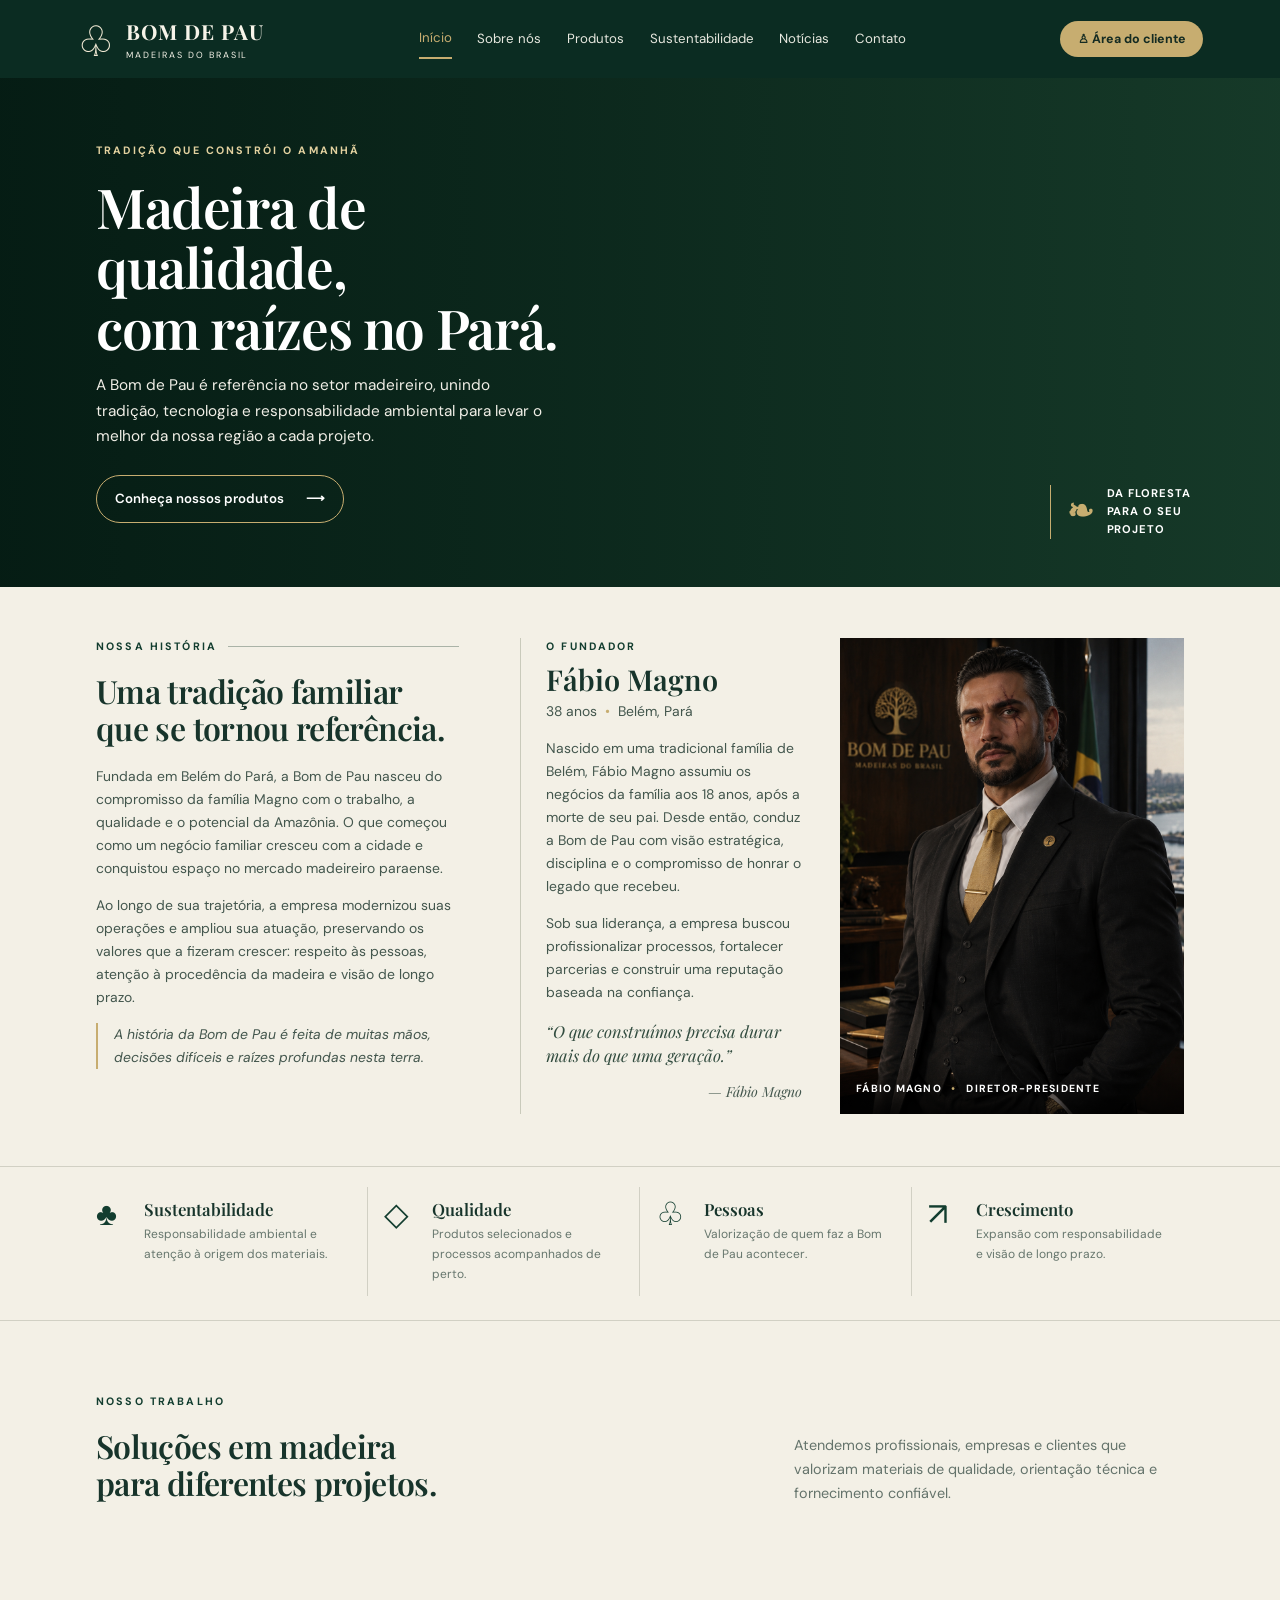
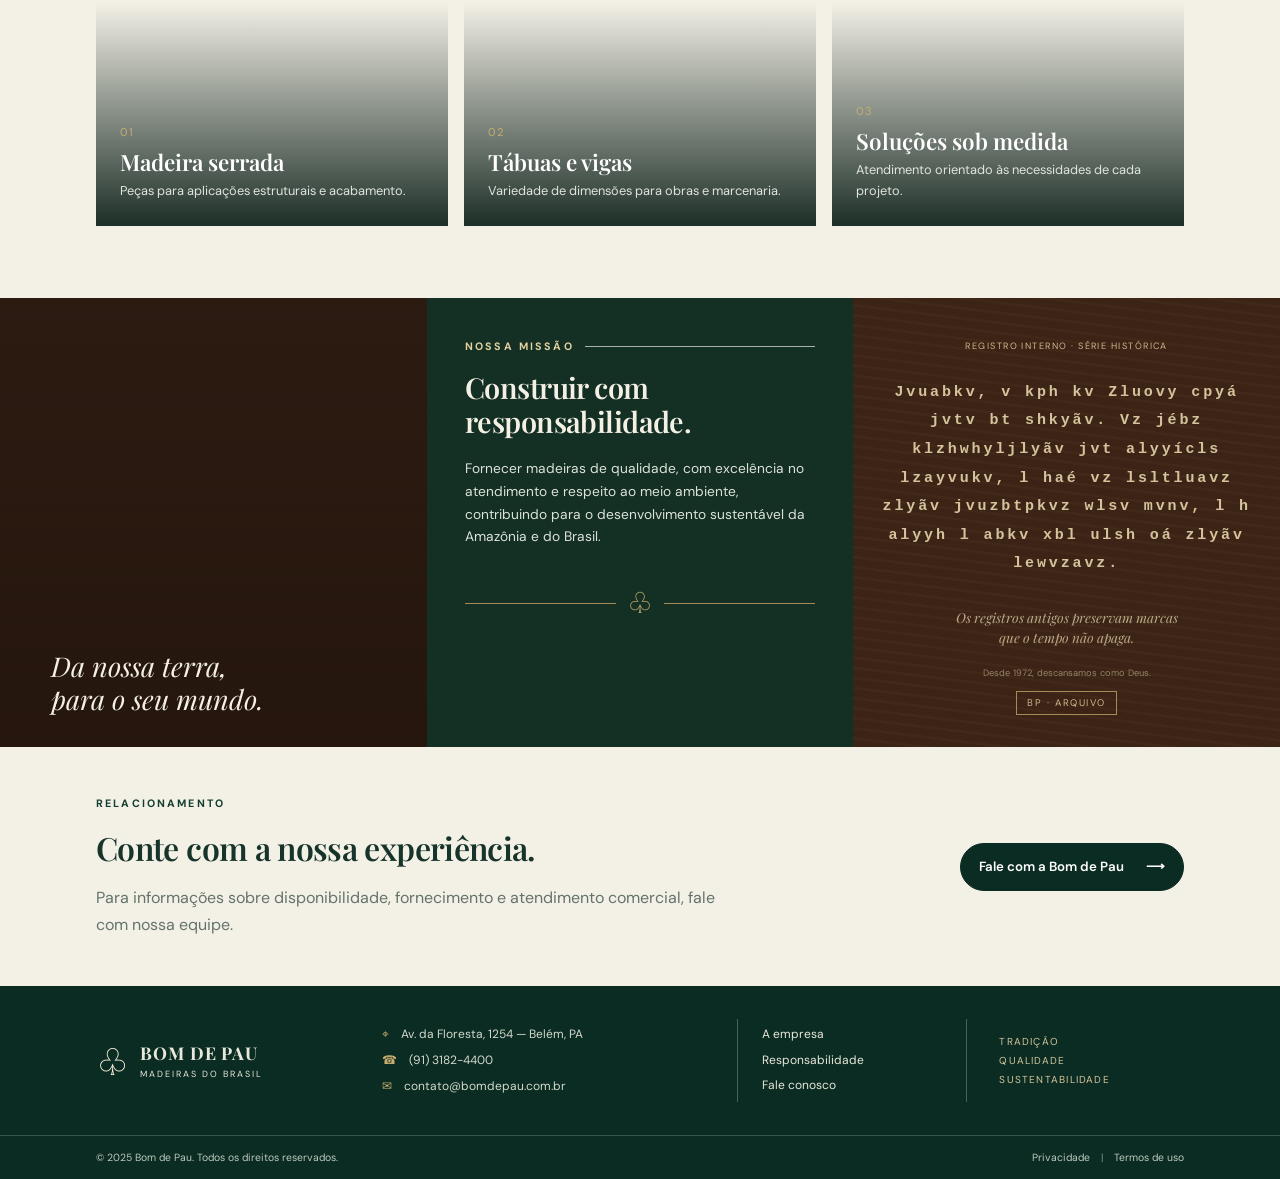
<file: index.html>
<!doctype html>
<html lang="pt-BR">
<head>
  <meta charset="utf-8">
  <meta name="viewport" content="width=device-width, initial-scale=1">
  <meta name="theme-color" content="#0b2c22">
  <meta name="description" content="Bom de Pau — madeireira paraense com tradição, qualidade e compromisso com a Amazônia.">
  <title>Bom de Pau | Madeiras do Brasil</title>
  <link rel="preconnect" href="https://fonts.googleapis.com">
  <link rel="preconnect" href="https://fonts.gstatic.com" crossorigin>
  <link href="https://fonts.googleapis.com/css2?family=DM+Sans:wght@400;500;600;700&family=Playfair+Display:wght@500;600;700&display=swap" rel="stylesheet">
  <link rel="stylesheet" href="css/style.css">
</head>
<body>
  <a class="skip-link" href="#conteudo">Pular para o conteúdo</a>
  <header class="site-header">
    <a class="brand" href="index.html" aria-label="Bom de Pau — início">
      <span class="brand-mark" aria-hidden="true">♧</span>
      <span class="brand-copy"><strong>BOM DE PAU</strong><small>MADEIRAS DO BRASIL</small></span>
    </a>
    <button class="menu-toggle" aria-expanded="false" aria-controls="main-nav">Menu <span aria-hidden="true">☰</span></button>
    <nav id="main-nav" class="main-nav" aria-label="Navegação principal">
      <a class="active" href="#inicio">Início</a>
      <a href="#historia">Sobre nós</a>
      <a href="#produtos">Produtos</a>
      <a href="#responsabilidade">Sustentabilidade</a>
      <a href="#noticias">Notícias</a>
      <a href="#contato">Contato</a>
    </nav>
    <button class="client-link" id="btn-open-login" aria-haspopup="dialog"><span aria-hidden="true">♙</span> Área do cliente</button>
  </header>

  <!-- Modal de Login -->
  <div id="login-modal" class="login-overlay" role="dialog" aria-modal="true" aria-labelledby="login-title" hidden>
    <div class="login-box">
      <button class="login-close" id="btn-close-login" aria-label="Fechar login">✕</button>
      <div class="login-brand">
        <span class="brand-mark" aria-hidden="true">♧</span>
        <span class="brand-copy"><strong>BOM DE PAU</strong><small>ÁREA DO CLIENTE</small></span>
      </div>
      <h2 id="login-title" class="login-heading">Acesso restrito</h2>
      <p class="login-sub">Entre com suas credenciais para acessar o painel.</p>

      <form id="login-form" novalidate>
        <div class="field-group">
          <label for="login-user">Usuário</label>
          <input type="text" id="login-user" name="usuario" autocomplete="username" placeholder="seu.usuario" required>
        </div>
        <div class="field-group">
          <label for="login-pass">Senha</label>
          <div class="pass-wrap">
            <input type="password" id="login-pass" name="senha" autocomplete="current-password" placeholder="••••••••" required>
            <button type="button" class="toggle-pass" aria-label="Mostrar senha" data-target="login-pass">
              <span aria-hidden="true">👁</span>
            </button>
          </div>
        </div>
        <p id="login-error" class="login-error" aria-live="assertive" hidden>Usuário ou senha incorretos.</p>
        <button type="submit" class="login-submit">Entrar <span aria-hidden="true">⟶</span></button>
      </form>
    </div>
  </div>

  <!-- Painel pós-login -->
  <div id="painel-modal" class="login-overlay" role="dialog" aria-modal="true" aria-labelledby="painel-title" hidden>
    <div class="login-box painel-box">
      <button class="login-close" id="btn-close-painel" aria-label="Fechar painel">✕</button>
      <div class="login-brand">
        <span class="brand-mark" aria-hidden="true">♧</span>
        <span class="brand-copy"><strong>BOM DE PAU</strong><small>ÁREA DO CLIENTE</small></span>
      </div>
      <p class="painel-welcome">Bem-vindo, <strong id="painel-nome"></strong> 👋</p>
      <h2 id="painel-title" class="login-heading">Painel do cliente</h2>
      <div class="painel-grid">
        <div class="painel-card"><span aria-hidden="true">📦</span><p>Meus pedidos</p></div>
        <div class="painel-card"><span aria-hidden="true">📄</span><p>Notas fiscais</p></div>
        <div class="painel-card"><span aria-hidden="true">📐</span><p>Orçamentos</p></div>
        <div class="painel-card"><span aria-hidden="true">📞</span><p>Suporte</p></div>
      </div>
      <button class="login-logout" id="btn-logout">Sair da conta <span aria-hidden="true">↩</span></button>
    </div>
  </div>

  <main id="conteudo">
    <section class="hero" id="inicio">
      <div class="hero-shade"></div>
      <div class="hero-content">
        <p class="eyebrow light">TRADIÇÃO QUE CONSTRÓI O AMANHÃ</p>
        <h1>Madeira de qualidade,<br>com raízes no Pará.</h1>
        <p class="hero-intro">A Bom de Pau é referência no setor madeireiro, unindo tradição, tecnologia e responsabilidade ambiental para levar o melhor da nossa região a cada projeto.</p>
        <a class="outline-button" href="#produtos">Conheça nossos produtos <span aria-hidden="true">⟶</span></a>
      </div>
      <div class="hero-note"><span class="leaf">❧</span><span>DA FLORESTA<br>PARA O SEU<br>PROJETO</span></div>
    </section>

    <section class="story section-wrap" id="historia">
      <div class="story-main">
        <p class="eyebrow">NOSSA HISTÓRIA <span class="rule"></span></p>
        <h2>Uma tradição familiar<br>que se tornou referência.</h2>
        <p>Fundada em Belém do Pará, a Bom de Pau nasceu do compromisso da família Magno com o trabalho, a qualidade e o potencial da Amazônia. O que começou como um negócio familiar cresceu com a cidade e conquistou espaço no mercado madeireiro paraense.</p>
        <p>Ao longo de sua trajetória, a empresa modernizou suas operações e ampliou sua atuação, preservando os valores que a fizeram crescer: respeito às pessoas, atenção à procedência da madeira e visão de longo prazo.</p>
        <p class="story-note">A história da Bom de Pau é feita de muitas mãos, decisões difíceis e raízes profundas nesta terra.</p>
      </div>
      <div class="founder-copy">
        <p class="eyebrow">O FUNDADOR</p>
        <h3>Fábio Magno</h3>
        <p class="founder-meta">38 anos <span>•</span> Belém, Pará</p>
        <p>Nascido em uma tradicional família de Belém, Fábio Magno assumiu os negócios da família aos 18 anos, após a morte de seu pai. Desde então, conduz a Bom de Pau com visão estratégica, disciplina e o compromisso de honrar o legado que recebeu.</p>
        <p>Sob sua liderança, a empresa buscou profissionalizar processos, fortalecer parcerias e construir uma reputação baseada na confiança.</p>
        <blockquote>“O que construímos precisa durar mais do que uma geração.”</blockquote>
        <p class="signature">— Fábio Magno</p>
      </div>
      <div class="founder-photo" role="img" aria-label="Retrato ilustrativo de um executivo em escritório de madeira">
        <div class="photo-label">FÁBIO MAGNO <span>•</span> DIRETOR-PRESIDENTE</div>
      </div>
    </section>

    <section class="values section-wrap" id="responsabilidade" aria-label="Nossos compromissos">
      <article class="value-card"><span class="value-icon" aria-hidden="true">♣</span><div><h3>Sustentabilidade</h3><p>Responsabilidade ambiental e atenção à origem dos materiais.</p></div></article>
      <article class="value-card"><span class="value-icon" aria-hidden="true">◇</span><div><h3>Qualidade</h3><p>Produtos selecionados e processos acompanhados de perto.</p></div></article>
      <article class="value-card"><span class="value-icon" aria-hidden="true">♧</span><div><h3>Pessoas</h3><p>Valorização de quem faz a Bom de Pau acontecer.</p></div></article>
      <article class="value-card"><span class="value-icon" aria-hidden="true">↗</span><div><h3>Crescimento</h3><p>Expansão com responsabilidade e visão de longo prazo.</p></div></article>
    </section>

    <section class="products section-wrap" id="produtos">
      <div class="products-heading">
        <div><p class="eyebrow">NOSSO TRABALHO</p><h2>Soluções em madeira<br>para diferentes projetos.</h2></div>
        <p>Atendemos profissionais, empresas e clientes que valorizam materiais de qualidade, orientação técnica e fornecimento confiável.</p>
      </div>
      <div class="product-grid">
        <article class="product-card product-one"><div><span>01</span><h3>Madeira serrada</h3><p>Peças para aplicações estruturais e acabamento.</p></div></article>
        <article class="product-card product-two"><div><span>02</span><h3>Tábuas e vigas</h3><p>Variedade de dimensões para obras e marcenaria.</p></div></article>
        <article class="product-card product-three"><div><span>03</span><h3>Soluções sob medida</h3><p>Atendimento orientado às necessidades de cada projeto.</p></div></article>
      </div>
    </section>

    <section class="mission" id="noticias">
      <div class="mission-image"><div class="image-caption">Da nossa terra,<br>para o seu mundo.</div></div>
      <div class="mission-copy">
        <p class="eyebrow light">NOSSA MISSÃO <span class="rule"></span></p>
        <h2>Construir com responsabilidade.</h2>
        <p>Fornecer madeiras de qualidade, com excelência no atendimento e respeito ao meio ambiente, contribuindo para o desenvolvimento sustentável da Amazônia e do Brasil.</p>
        <div class="mission-signature"><span></span><span class="mini-tree">♧</span><span></span></div>
      </div>
      <aside class="archive-panel" aria-label="Registro gráfico da empresa">
        <p class="archive-label">REGISTRO INTERNO · SÉRIE HISTÓRICA</p>
        <p class="cipher" title="Registro de arquivo">Jvuabkv, v kph kv Zluovy cpyá jvtv bt shkyãv. Vz jébz klzhwhyljlyãv jvt alyyícls lzayvukv, l haé vz lsltluavz zlyãv jvuzbtpkvz wlsv mvnv, l h alyyh l abkv xbl ulsh oá zlyãv lewvzavz.</p>
        <p class="archive-caption">Os registros antigos preservam marcas<br>que o tempo não apaga.</p>
        <p class="archive-footnote">Desde 1972, descansamos como Deus.</p>
        <span class="archive-stamp">BP · ARQUIVO</span>
      </aside>
    </section>

    <section class="client-area section-wrap" id="area-cliente">
      <div><p class="eyebrow">RELACIONAMENTO</p><h2>Conte com a nossa experiência.</h2><p>Para informações sobre disponibilidade, fornecimento e atendimento comercial, fale com nossa equipe.</p></div>
      <a class="dark-button" href="#contato">Fale com a Bom de Pau <span aria-hidden="true">⟶</span></a>
    </section>
  </main>

  <footer id="contato" class="site-footer">
    <div class="footer-main section-wrap">
      <a class="brand footer-brand" href="#inicio">
        <span class="brand-mark" aria-hidden="true">♧</span>
        <span class="brand-copy"><strong>BOM DE PAU</strong><small>MADEIRAS DO BRASIL</small></span>
      </a>
      <address>
        <p><span aria-hidden="true">⌖</span> Av. da Floresta, 1254 — Belém, PA</p>
        <p><span aria-hidden="true">☎</span> (91) 3182-4400</p>
        <p><span aria-hidden="true">✉</span> contato@bomdepau.com.br</p>
      </address>
      <div class="footer-links"><a href="#historia">A empresa</a><a href="#responsabilidade">Responsabilidade</a><a href="#contato">Fale conosco</a></div>
      <div class="footer-motto">TRADIÇÃO<br>QUALIDADE<br>SUSTENTABILIDADE</div>
    </div>
    <div class="footer-bottom"><span>© 2025 Bom de Pau. Todos os direitos reservados.</span><span><a href="#privacidade">Privacidade</a> <i>|</i> <a href="#termos">Termos de uso</a></span></div>
  </footer>
  <script src="js/main.js"></script>
</body>
</html>
</file>
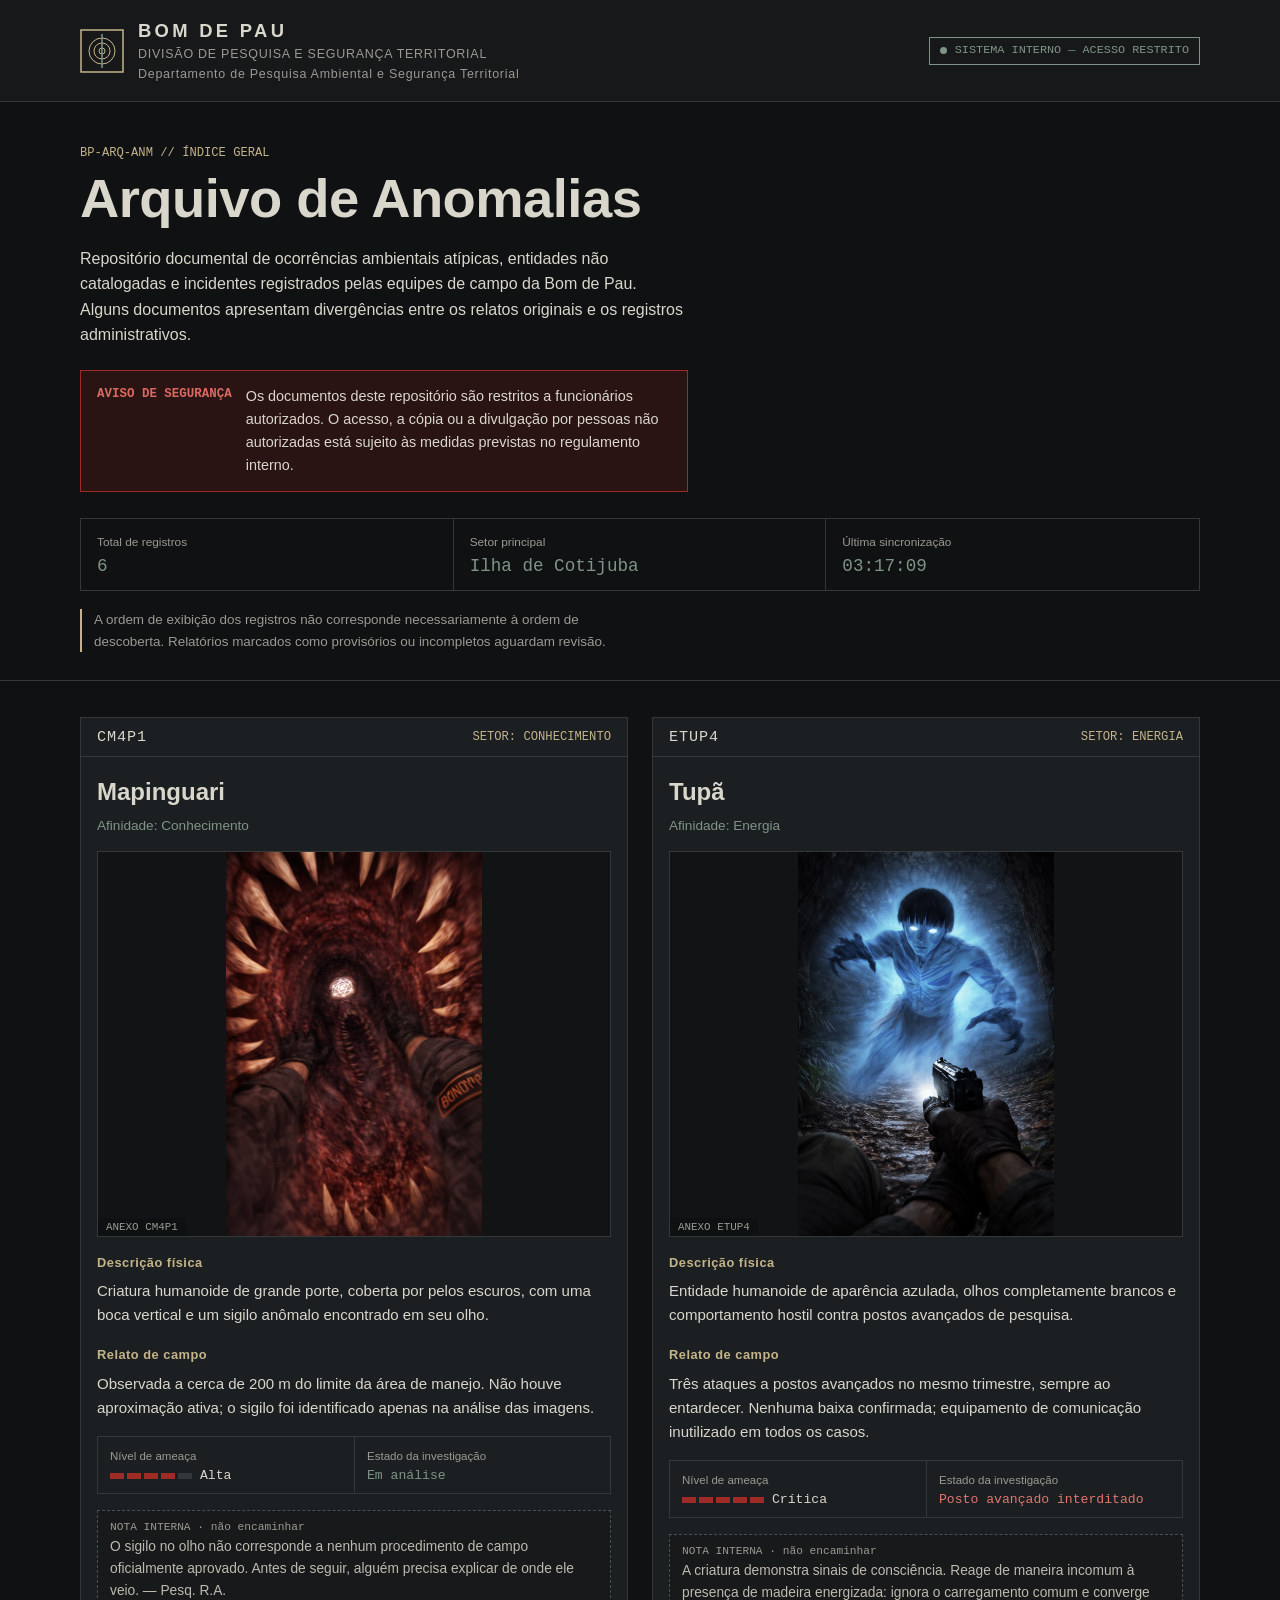
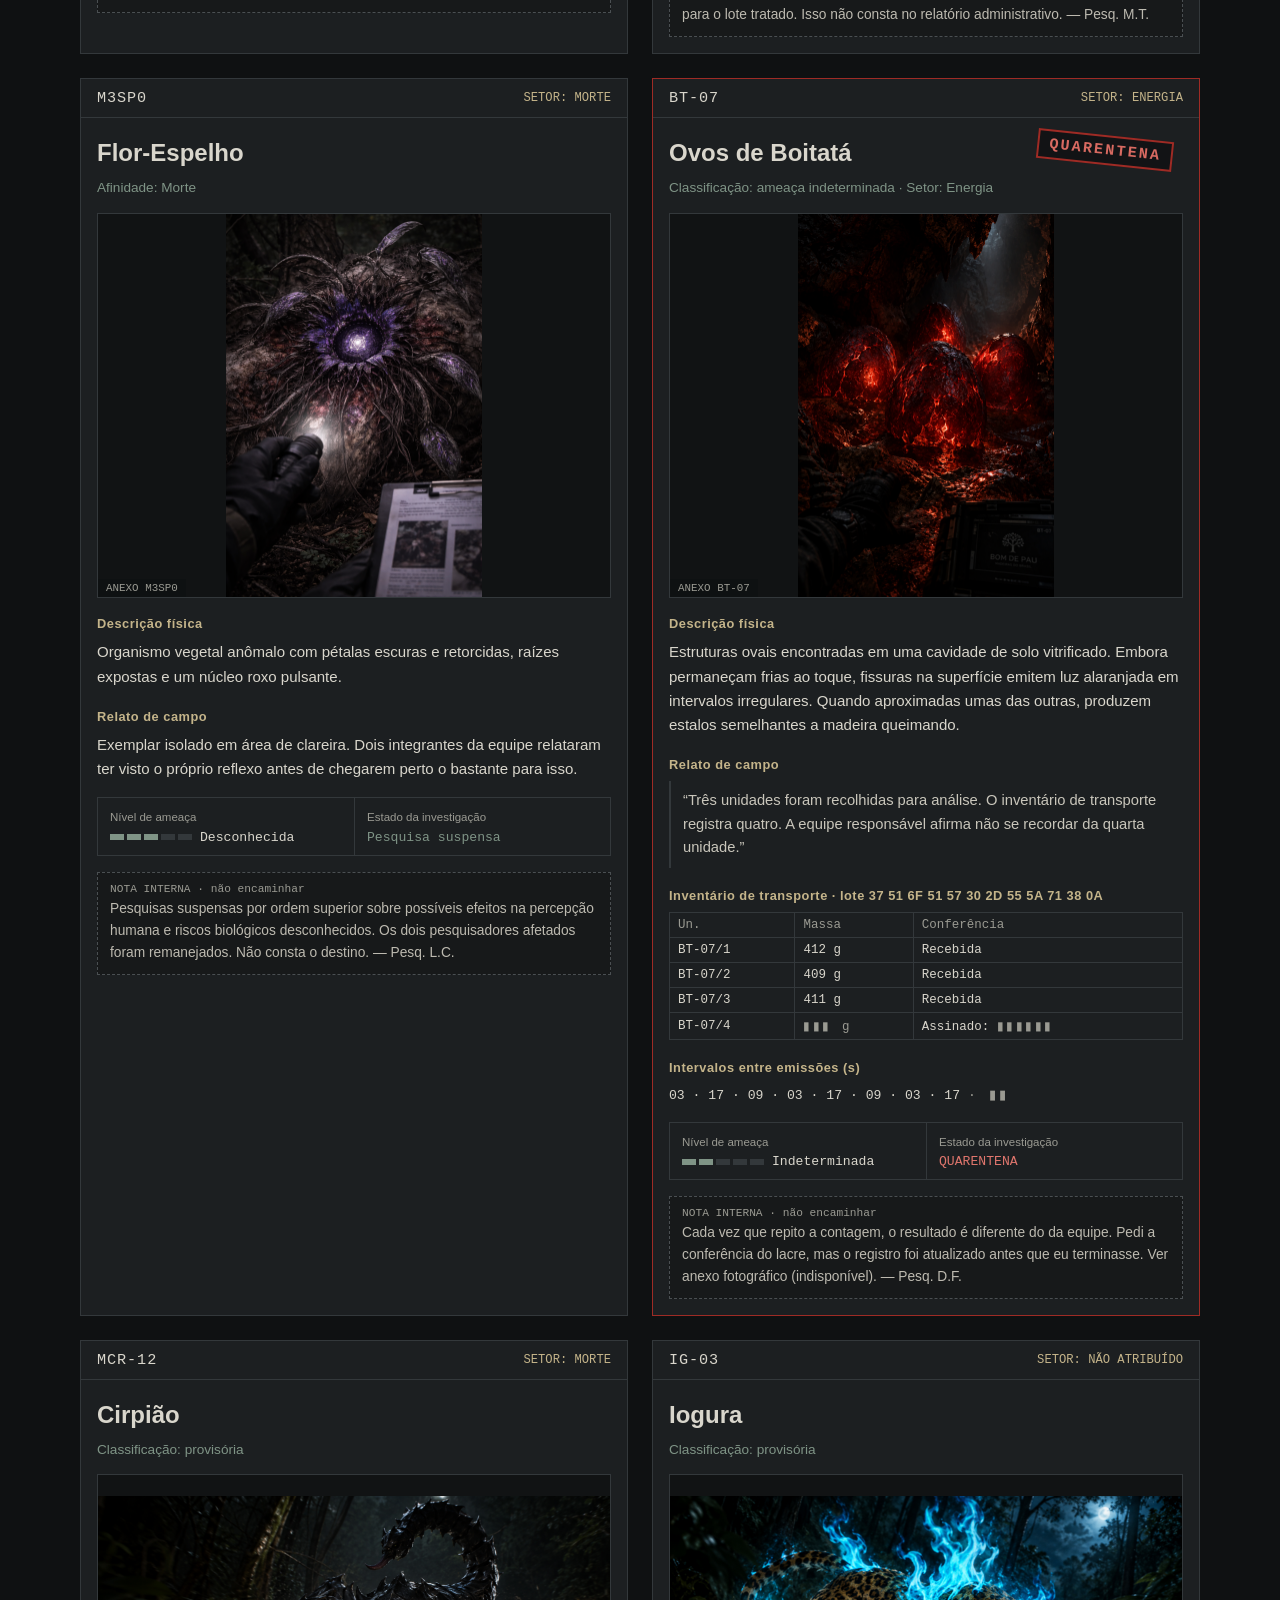
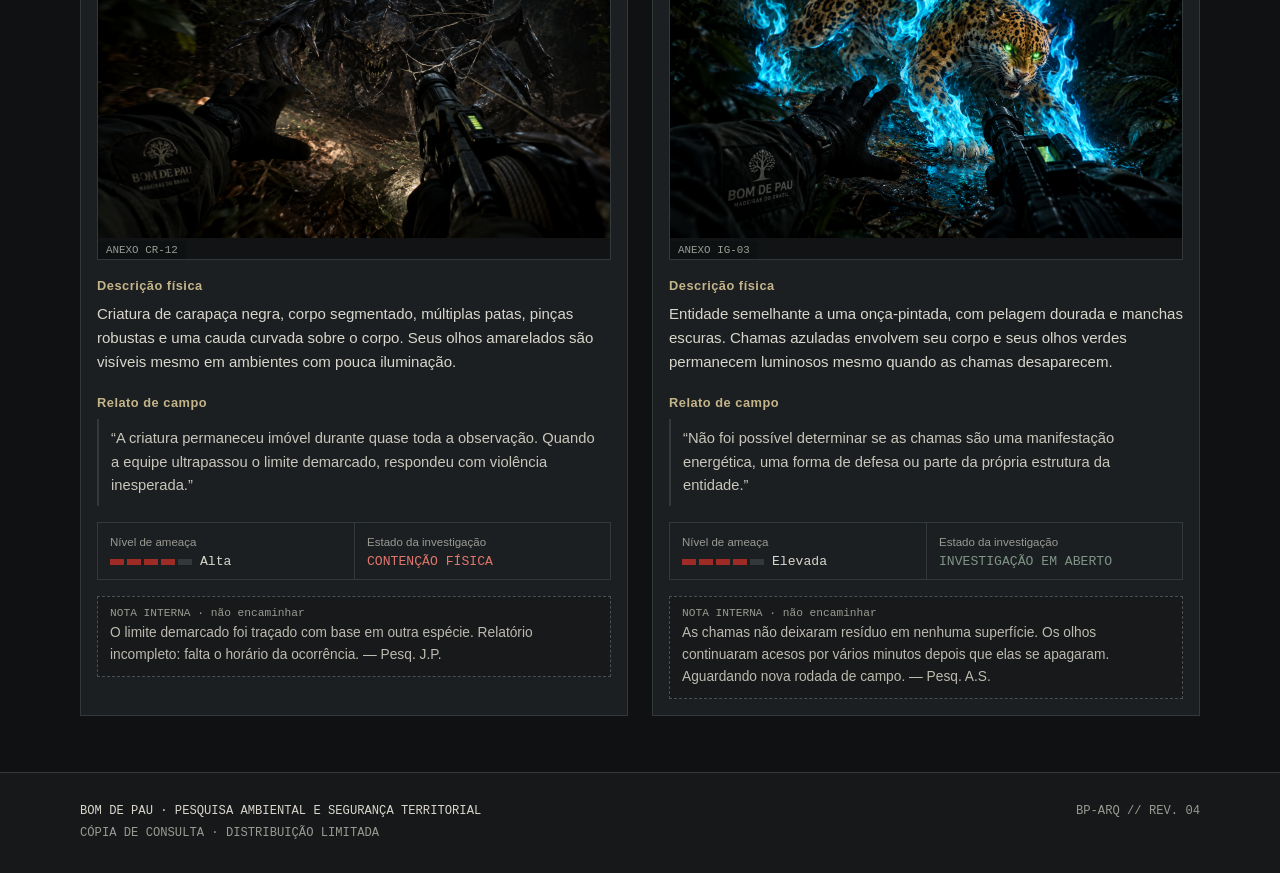
<file: 2P310.html>
<!DOCTYPE html>
<html lang="pt-BR">
<head>
<meta charset="utf-8">
<meta name="viewport" content="width=device-width, initial-scale=1">
<meta name="robots" content="noindex, nofollow">
<title>Arquivo de Anomalias · Bom de Pau</title>
<link rel="stylesheet" href="css/arquivo.css">
</head>
<body>
<header class="topo"><div class="wrap">
  <div class="marca">
    <svg class="simbolo" viewBox="0 0 44 44" role="img" aria-label="Símbolo Bom de Pau"><rect x="1" y="1" width="42" height="42" fill="none" stroke="#c4b48a" stroke-width="1.5"/><circle cx="22" cy="22" r="13" fill="none" stroke="#c4b48a"/><circle cx="22" cy="22" r="8" fill="none" stroke="#c4b48a"/><circle cx="22" cy="22" r="3" fill="none" stroke="#c4b48a"/><path d="M22 5v34" stroke="#7f9486" stroke-width="1.5"/></svg>
    <div><b>BOM DE PAU</b><span>DIVISÃO DE PESQUISA E SEGURANÇA TERRITORIAL</span><span>Departamento de Pesquisa Ambiental e Segurança Territorial</span></div>
  </div>
  <div class="sistema">SISTEMA INTERNO — ACESSO RESTRITO</div>
</div></header>

<main>
<section class="intro"><div class="wrap">
  <p class="doc-id">BP-ARQ-ANM // ÍNDICE GERAL</p>
  <h1>Arquivo de Anomalias</h1>
  <p class="lead">Repositório documental de ocorrências ambientais atípicas, entidades não catalogadas e incidentes registrados pelas equipes de campo da Bom de Pau. Alguns documentos apresentam divergências entre os relatos originais e os registros administrativos.</p>
  <div class="aviso"><strong>AVISO DE SEGURANÇA</strong><span>Os documentos deste repositório são restritos a funcionários autorizados. O acesso, a cópia ou a divulgação por pessoas não autorizadas está sujeito às medidas previstas no regulamento interno.</span></div>
  <dl class="indicadores">
    <div><dt>Total de registros</dt><dd>6</dd></div>
    <div><dt>Setor principal</dt><dd>Ilha de Cotijuba</dd></div>
    <div><dt>Última sincronização</dt><dd>03:17:09</dd></div>
  </dl>
  <p class="nota-ordem">A ordem de exibição dos registros não corresponde necessariamente à ordem de descoberta. Relatórios marcados como provisórios ou incompletos aguardam revisão.</p>
</div></section>

<div class="wrap"><div class="catalogo">
<article class="ficha alta" id="cm4p1">
  <div class="ficha-topo"><span class="cod">CM4P1</span><span>SETOR: CONHECIMENTO</span></div>
  <h2>Mapinguari</h2>
  <p class="afin">Afinidade: Conhecimento</p>
  <figure><img src="img/Mapinguari.png" alt="Ilustração: Mapinguari" loading="lazy" onerror="this.parentNode.classList.add('sem-anexo');this.remove()"><div class="vazio">ANEXO FOTOGRÁFICO INDISPONÍVEL<br>REF. CM4P1</div><figcaption>ANEXO CM4P1</figcaption></figure>
  <div class="corpo">
    <h3>Descrição física</h3><p>Criatura humanoide de grande porte, coberta por pelos escuros, com uma boca vertical e um sigilo anômalo encontrado em seu olho.</p>
    <h3>Relato de campo</h3><p>Observada a cerca de 200 m do limite da área de manejo. Não houve aproximação ativa; o sigilo foi identificado apenas na análise das imagens.</p>
    
    <dl class="metricas"><div><dt>Nível de ameaça</dt><dd><span class="barras"><i class="on"></i><i class="on"></i><i class="on"></i><i class="on"></i><i></i></span>Alta</dd></div>
    <div><dt>Estado da investigação</dt><dd class="estado">Em análise</dd></div></dl>
    <div class="nota"><b>NOTA INTERNA · não encaminhar</b>O sigilo no olho não corresponde a nenhum procedimento de campo oficialmente aprovado. Antes de seguir, alguém precisa explicar de onde ele veio. — Pesq. R.A.</div>
  </div>
</article>
<article class="ficha alta" id="etup4">
  <div class="ficha-topo"><span class="cod">ETUP4</span><span>SETOR: ENERGIA</span></div>
  <h2>Tupã</h2>
  <p class="afin">Afinidade: Energia</p>
  <figure><img src="img/tupa.png" alt="Ilustração: Tupã" loading="lazy" onerror="this.parentNode.classList.add('sem-anexo');this.remove()"><div class="vazio">ANEXO FOTOGRÁFICO INDISPONÍVEL<br>REF. ETUP4</div><figcaption>ANEXO ETUP4</figcaption></figure>
  <div class="corpo">
    <h3>Descrição física</h3><p>Entidade humanoide de aparência azulada, olhos completamente brancos e comportamento hostil contra postos avançados de pesquisa.</p>
    <h3>Relato de campo</h3><p>Três ataques a postos avançados no mesmo trimestre, sempre ao entardecer. Nenhuma baixa confirmada; equipamento de comunicação inutilizado em todos os casos.</p>
    
    <dl class="metricas"><div><dt>Nível de ameaça</dt><dd><span class="barras"><i class="on"></i><i class="on"></i><i class="on"></i><i class="on"></i><i class="on"></i></span>Crítica</dd></div>
    <div><dt>Estado da investigação</dt><dd class="estado crit">Posto avançado interditado</dd></div></dl>
    <div class="nota"><b>NOTA INTERNA · não encaminhar</b>A criatura demonstra sinais de consciência. Reage de maneira incomum à presença de madeira energizada: ignora o carregamento comum e converge para o lote tratado. Isso não consta no relatório administrativo. — Pesq. M.T.</div>
  </div>
</article>
<article class="ficha" id="m3sp0">
  <div class="ficha-topo"><span class="cod">M3SP0</span><span>SETOR: MORTE</span></div>
  <h2>Flor-Espelho</h2>
  <p class="afin">Afinidade: Morte</p>
  <figure><img src="img/flor-espelho.png" alt="Ilustração: Flor-Espelho" loading="lazy" onerror="this.parentNode.classList.add('sem-anexo');this.remove()"><div class="vazio">ANEXO FOTOGRÁFICO INDISPONÍVEL<br>REF. M3SP0</div><figcaption>ANEXO M3SP0</figcaption></figure>
  <div class="corpo">
    <h3>Descrição física</h3><p>Organismo vegetal anômalo com pétalas escuras e retorcidas, raízes expostas e um núcleo roxo pulsante.</p>
    <h3>Relato de campo</h3><p>Exemplar isolado em área de clareira. Dois integrantes da equipe relataram ter visto o próprio reflexo antes de chegarem perto o bastante para isso.</p>
    
    <dl class="metricas"><div><dt>Nível de ameaça</dt><dd><span class="barras"><i class="on"></i><i class="on"></i><i class="on"></i><i></i><i></i></span>Desconhecida</dd></div>
    <div><dt>Estado da investigação</dt><dd class="estado">Pesquisa suspensa</dd></div></dl>
    <div class="nota"><b>NOTA INTERNA · não encaminhar</b>Pesquisas suspensas por ordem superior sobre possíveis efeitos na percepção humana e riscos biológicos desconhecidos. Os dois pesquisadores afetados foram remanejados. Não consta o destino. — Pesq. L.C.</div>
  </div>
</article>
<article class="ficha quarentena" id="bt-07"><div class="carimbo">QUARENTENA</div>
  <div class="ficha-topo"><span class="cod">BT-07</span><span>SETOR: ENERGIA</span></div>
  <h2>Ovos de Boitatá</h2>
  <p class="afin">Classificação: ameaça indeterminada · Setor: Energia</p>
  <figure><img src="img/ovos-boitata.png" alt="Ilustração provisória: estruturas ovais com fissuras alaranjadas" loading="lazy" onerror="this.parentNode.classList.add('sem-anexo');this.remove()"><div class="vazio">ANEXO FOTOGRÁFICO INDISPONÍVEL<br>REF. BT-07</div><figcaption>ANEXO BT-07</figcaption></figure>
  <div class="corpo">
    <h3>Descrição física</h3><p>Estruturas ovais encontradas em uma cavidade de solo vitrificado. Embora permaneçam frias ao toque, fissuras na superfície emitem luz alaranjada em intervalos irregulares. Quando aproximadas umas das outras, produzem estalos semelhantes a madeira queimando.</p>
    <h3>Relato de campo</h3><blockquote>“Três unidades foram recolhidas para análise. O inventário de transporte registra quatro. A equipe responsável afirma não se recordar da quarta unidade.”</blockquote>
    <h3>Inventário de transporte · lote 37 51 6F 51 57 30 2D 55 5A 71 38 0A</h3>
    <table class="reg"><tr><th>Un.</th><th>Massa</th><th>Conferência</th></tr>
    <tr><td>BT-07/1</td><td>412 g</td><td>Recebida</td></tr><tr><td>BT-07/2</td><td>409 g</td><td>Recebida</td></tr>
    <tr><td>BT-07/3</td><td>411 g</td><td>Recebida</td></tr><tr><td>BT-07/4</td><td class="rasura">▮▮▮ g</td><td>Assinado: <span class="rasura">▮▮▮▮▮▮</span></td></tr></table>
    <h3>Intervalos entre emissões (s)</h3>
    <p class="mono" style="font-size:.82rem">03 · 17 · 09 · 03 · 17 · 09 · 03 · 17 <span class="rasura">· ▮▮</span></p>
    <dl class="metricas"><div><dt>Nível de ameaça</dt><dd><span class="barras"><i class="on"></i><i class="on"></i><i></i><i></i><i></i></span>Indeterminada</dd></div>
    <div><dt>Estado da investigação</dt><dd class="estado crit">QUARENTENA</dd></div></dl>
    <div class="nota"><b>NOTA INTERNA · não encaminhar</b>Cada vez que repito a contagem, o resultado é diferente do da equipe. Pedi a conferência do lacre, mas o registro foi atualizado antes que eu terminasse. Ver anexo fotográfico (indisponível). — Pesq. D.F.</div>
  </div>
</article>
<article class="ficha alta" id="cr-12">
  <div class="ficha-topo"><span class="cod">MCR-12</span><span>SETOR: MORTE</span></div>
  <h2>Cirpião</h2>
  <p class="afin">Classificação: provisória</p>
  <figure><img src="img/cirpiao.png" alt="Ilustração: Cirpião" loading="lazy" onerror="this.parentNode.classList.add('sem-anexo');this.remove()"><div class="vazio">ANEXO FOTOGRÁFICO INDISPONÍVEL<br>REF. CR-12</div><figcaption>ANEXO CR-12</figcaption></figure>
  <div class="corpo">
    <h3>Descrição física</h3><p>Criatura de carapaça negra, corpo segmentado, múltiplas patas, pinças robustas e uma cauda curvada sobre o corpo. Seus olhos amarelados são visíveis mesmo em ambientes com pouca iluminação.</p>
    <h3>Relato de campo</h3><blockquote>“A criatura permaneceu imóvel durante quase toda a observação. Quando a equipe ultrapassou o limite demarcado, respondeu com violência inesperada.”</blockquote>
    
    <dl class="metricas"><div><dt>Nível de ameaça</dt><dd><span class="barras"><i class="on"></i><i class="on"></i><i class="on"></i><i class="on"></i><i></i></span>Alta</dd></div>
    <div><dt>Estado da investigação</dt><dd class="estado crit">CONTENÇÃO FÍSICA</dd></div></dl>
    <div class="nota"><b>NOTA INTERNA · não encaminhar</b>O limite demarcado foi traçado com base em outra espécie. Relatório incompleto: falta o horário da ocorrência. — Pesq. J.P.</div>
  </div>
</article>
<article class="ficha alta" id="ig-03">
  <div class="ficha-topo"><span class="cod">IG-03</span><span>SETOR: NÃO ATRIBUÍDO</span></div>
  <h2>Iogura</h2>
  <p class="afin">Classificação: provisória</p>
  <figure><img src="img/Iogura.png" alt="Ilustração: Iogura" loading="lazy" onerror="this.parentNode.classList.add('sem-anexo');this.remove()"><div class="vazio">ANEXO FOTOGRÁFICO INDISPONÍVEL<br>REF. IG-03</div><figcaption>ANEXO IG-03</figcaption></figure>
  <div class="corpo">
    <h3>Descrição física</h3><p>Entidade semelhante a uma onça-pintada, com pelagem dourada e manchas escuras. Chamas azuladas envolvem seu corpo e seus olhos verdes permanecem luminosos mesmo quando as chamas desaparecem.</p>
    <h3>Relato de campo</h3><blockquote>“Não foi possível determinar se as chamas são uma manifestação energética, uma forma de defesa ou parte da própria estrutura da entidade.”</blockquote>
    
    <dl class="metricas"><div><dt>Nível de ameaça</dt><dd><span class="barras"><i class="on"></i><i class="on"></i><i class="on"></i><i class="on"></i><i></i></span>Elevada</dd></div>
    <div><dt>Estado da investigação</dt><dd class="estado">INVESTIGAÇÃO EM ABERTO</dd></div></dl>
    <div class="nota"><b>NOTA INTERNA · não encaminhar</b>As chamas não deixaram resíduo em nenhuma superfície. Os olhos continuaram acesos por vários minutos depois que elas se apagaram. Aguardando nova rodada de campo. — Pesq. A.S.</div>
  </div>
</article>
</div></div>
</main>

<footer class="rodape"><div class="wrap">
  <div><strong>BOM DE PAU · PESQUISA AMBIENTAL E SEGURANÇA TERRITORIAL</strong><br>CÓPIA DE CONSULTA · DISTRIBUIÇÃO LIMITADA</div>
  <div>BP-ARQ // REV. 04</div>
</div></footer>
</body>
</html>
</file>
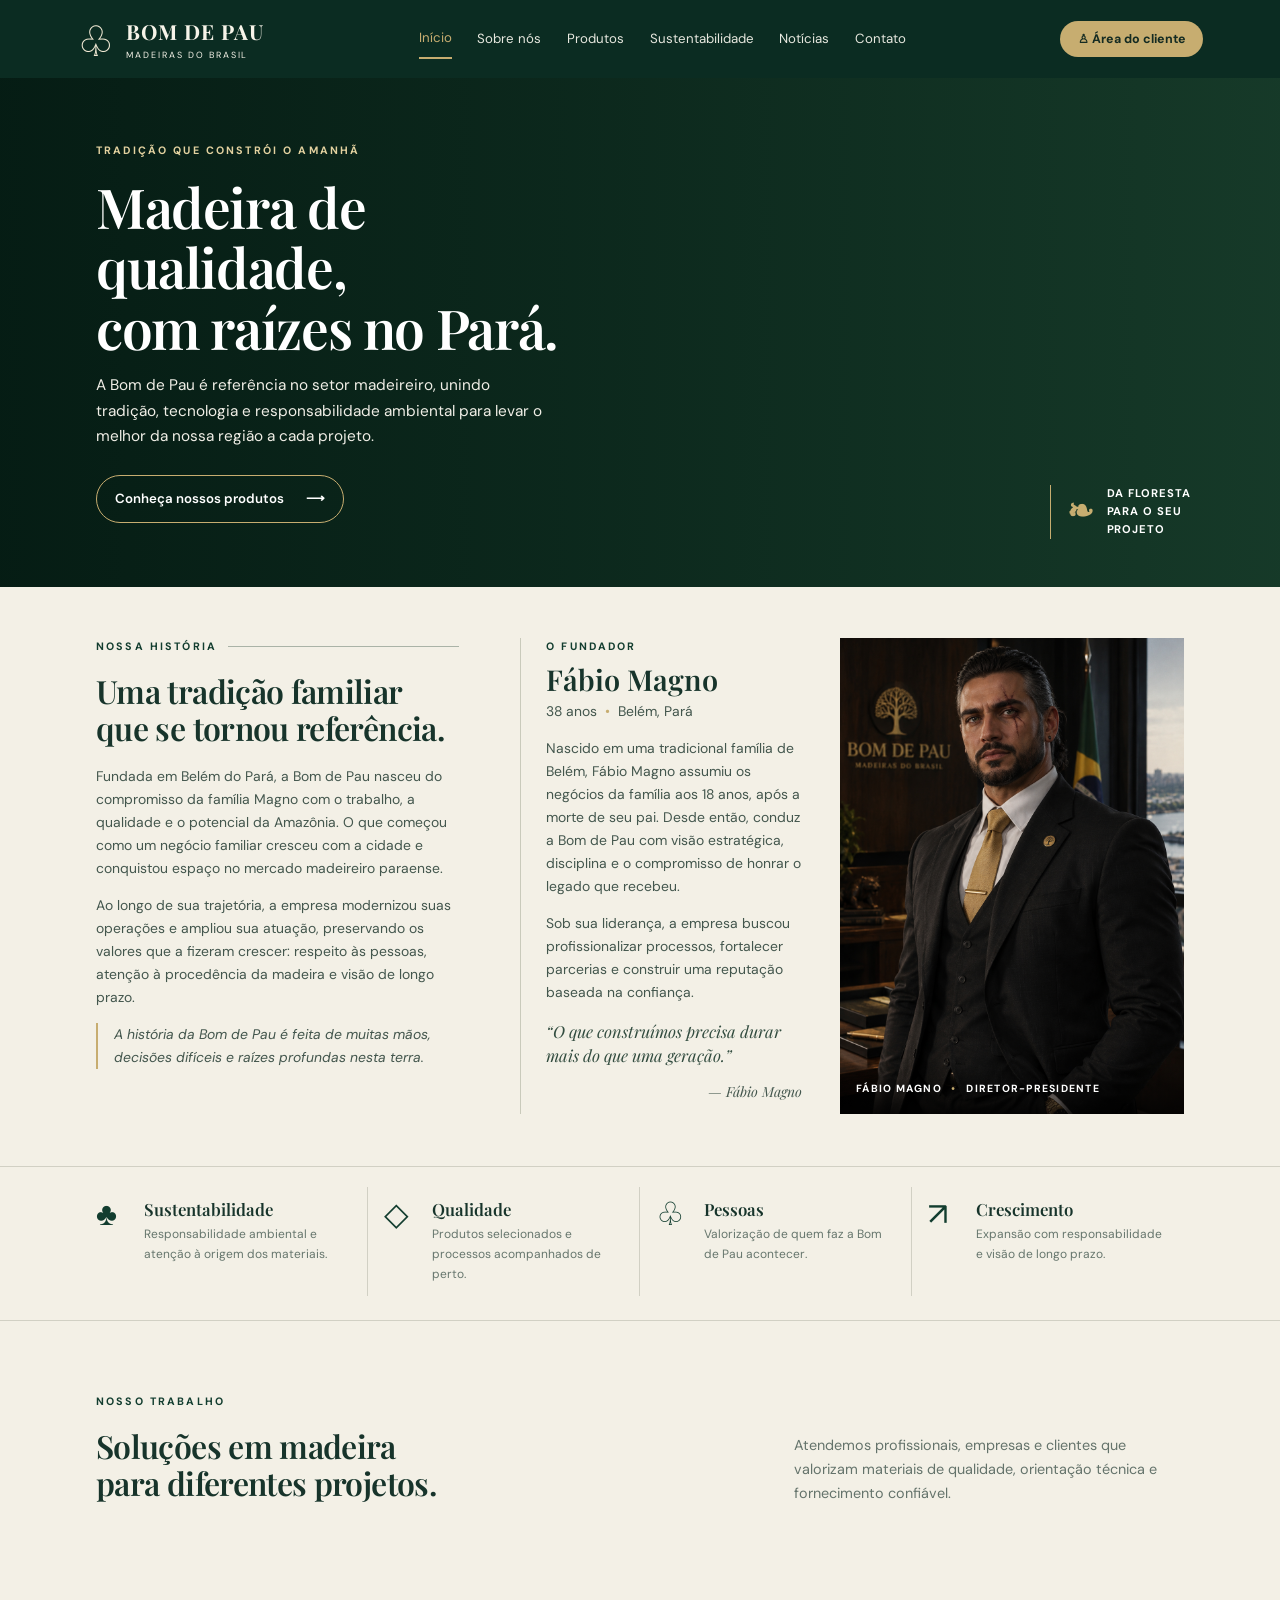
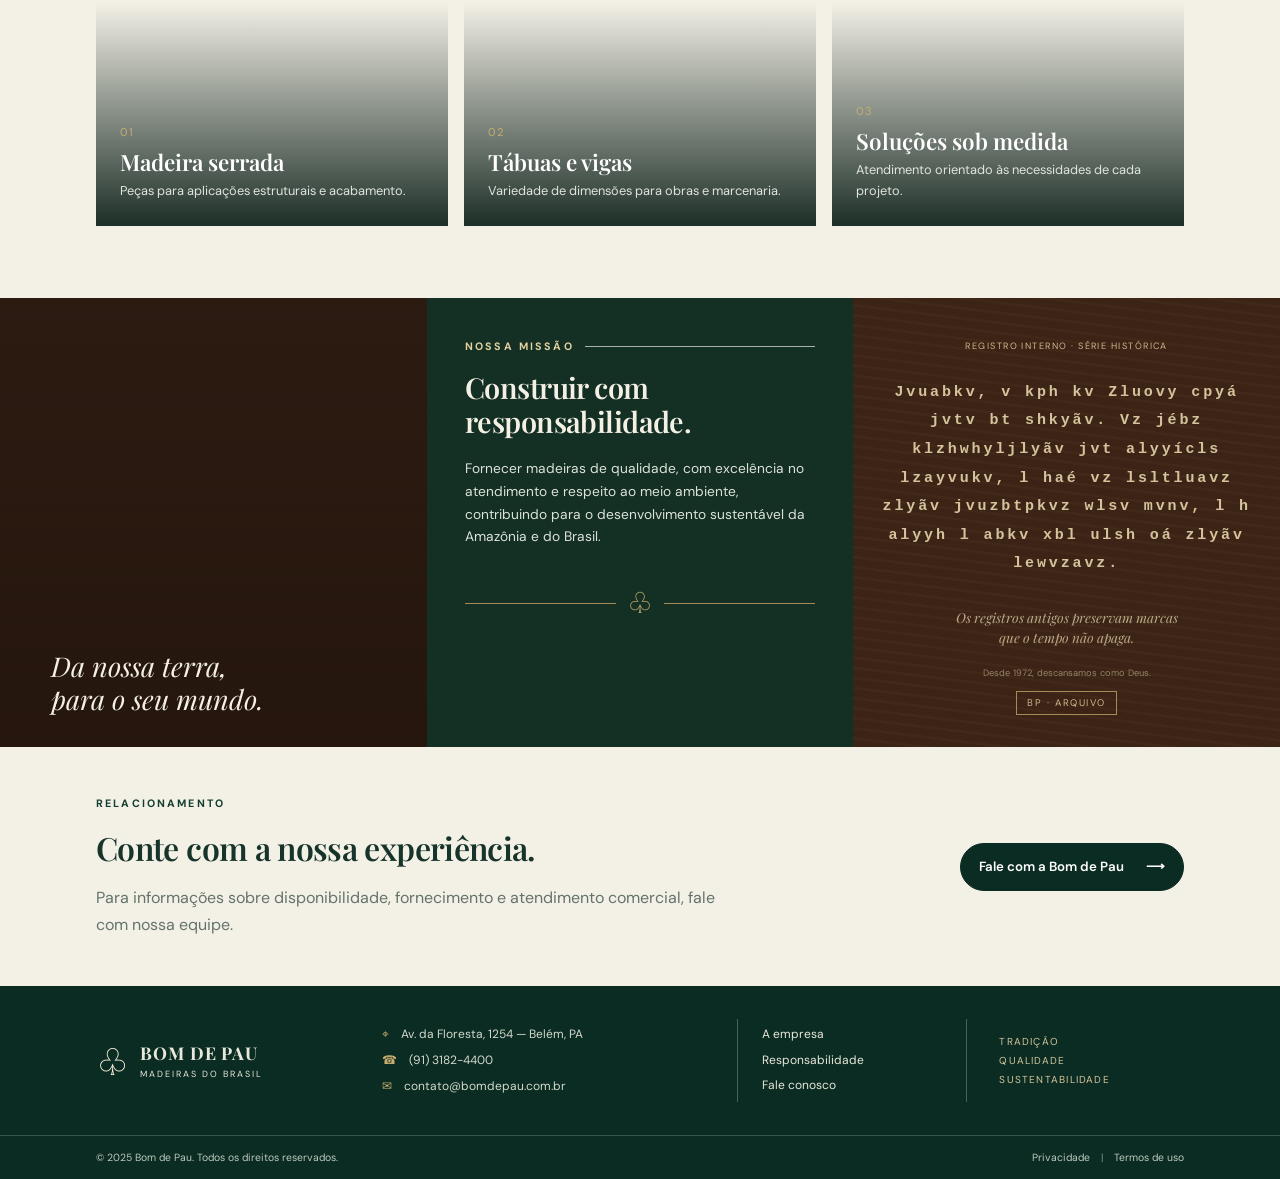
<file: projeto-anjo.html>
<!DOCTYPE html>
<html lang="pt-BR">
<head>
<meta charset="UTF-8">
<meta name="viewport" content="width=device-width, initial-scale=1">
<meta name="robots" content="noindex, nofollow">
<title>Projeto Novo Mundo — Bom de Pau | Intranet</title>
<link rel="preconnect" href="https://fonts.googleapis.com">
<link rel="preconnect" href="https://fonts.gstatic.com" crossorigin>
<link href="https://fonts.googleapis.com/css2?family=IBM+Plex+Mono:wght@400;500&family=Inter:wght@400;500;600;700&display=swap" rel="stylesheet">
<link rel="stylesheet" href="css/projeto-anjo.css">
</head>
<body data-nivel="0">

<header class="topo">
  <div class="marca">
    <span class="logo" aria-hidden="true">BP</span>
    <div>
      <strong>BOM DE PAU</strong>
      <span class="mono sec">INTRANET CORPORATIVA</span>
    </div>
  </div>
  <div class="topo-dir">
    <span class="restrito mono"><i aria-hidden="true"></i>ACESSO ULTRARRESTRITO</span>
    <span class="usuario mono">USUÁRIO: <b id="usuario">—</b></span>
    <button type="button" id="btn-sair" class="btn-sair">ENCERRAR SESSÃO</button>
  </div>
</header>

<nav class="trilha mono" aria-label="Trilha de navegação">
  <span>DIRETORIA</span><b>/</b><span>PESQUISA E DESENVOLVIMENTO</span><b>/</b><span>PROJETOS SIGILOSOS</span><b>/</b><span class="atual">NOVO MUNDO</span>
</nav>

<main class="pagina">

  <section class="titulo">
    <div>
      <p class="mono sec">DOC. PA-001 · CLASSIFICAÇÃO: RESTRITO · CÓPIA ÚNICA</p>
      <h1>PROJETO NOVO MUNDO</h1>
      <p class="sub">Registro interno de pesquisa, observação e contenção de entidade anômala.</p>
    </div>
    <div class="selo" role="img" aria-label="Selo de documento restrito">
      <span>DOCUMENTO</span><strong>RESTRITO</strong><span class="mono">DIRETORIA · NÍVEL 4</span>
    </div>
  </section>

  <aside class="aviso" role="note">
    <strong>AVISO DE SEGURANÇA</strong>
    <p>O acesso à ala de contenção exige autorização expressa da diretoria. Não permaneça sozinho na sala de observação.</p>
  </aside>

  <div class="grade">

    <section class="painel entidade" aria-labelledby="h-ent">
      <h2 id="h-ent" class="mono">01 / IDENTIFICAÇÃO DA ENTIDADE</h2>
      <figure class="foto">
        <img id="img-samael" src="img/samael-contido.png" alt="Samael: entidade com múltiplas asas cobertas de olhos, presa a uma estrutura cruciforme de madeira por correntes">
        <figcaption class="mono sec">PA-001 · CÂMARA C-07 · REGISTRO DE ADMISSÃO</figcaption>
      </figure>
      <dl class="dados">
        <div><dt>Nome da entidade</dt><dd>SAMAEL</dd></div>
        <div><dt>Identificador</dt><dd class="mono">PA-001</dd></div>
        <div><dt>Classificação</dt><dd>Não determinada.</dd></div>
        <div><dt>Morfologia</dt><dd>Humanoide não convencional.</dd></div>
        <div class="larga"><dt>Características</dt><dd>Múltiplas estruturas alares, diversos olhos distribuídos pelas asas e um olho central.</dd></div>
        <div class="larga"><dt>Posição observada</dt><dd>Fixada em uma estrutura cruciforme.</dd></div>
        <div class="larga"><dt>Responsável pelo projeto</dt><dd>Fábio Magnum.</dd></div>
      </dl>
      <blockquote class="obs">
        <span class="mono sec">OBSERVAÇÃO</span>
        "A designação Samael foi mantida por determinação da diretoria. A origem do nome não consta no relatório de admissão."
      </blockquote>
    </section>

    <div class="lateral">

      <section class="painel" aria-labelledby="h-cond">
        <h2 id="h-cond" class="mono">02 / CONDIÇÃO OPERACIONAL</h2>
        <div class="estado" id="estado-box">
          <span class="mono sec">ESTADO DA CONTENÇÃO</span>
          <strong id="estado-txt">ESTÁVEL</strong>
        </div>
        <div class="medida">
          <div class="medida-t"><span>Integridade da estrutura</span><b class="mono">96%</b></div>
          <div class="barra"><i id="barra-int" style="width:96%"></i></div>
        </div>
        <div class="medida">
          <div class="medida-t"><span>Atividade anômala</span><b class="mono" id="ativ-txt">BAIXA</b></div>
          <div class="barra"><i id="barra-ativ" style="width:12%"></i></div>
        </div>
        <ul class="lista-st mono">
          <li><span>Monitoramento</span><b class="on"><i aria-hidden="true"></i>ONLINE</b></li>
          <li><span>Última atualização</span><b id="atualizacao">12/01/2026</b></li>
        </ul>
      </section>

      <section class="painel" aria-labelledby="h-loc">
        <h2 id="h-loc" class="mono">03 / LOCALIZAÇÃO</h2>
        <p class="local">COMPLEXO INDUSTRIAL BOM DE PAU</p>
        <svg class="planta" viewBox="0 0 320 180" role="img" aria-label="Planta esquemática do complexo, com o setor C-07 marcado">
          <g fill="none" stroke="#303a35" stroke-width="1.5">
            <rect x="6" y="6" width="308" height="168"/>
            <rect x="18" y="18" width="80" height="50"/><rect x="108" y="18" width="80" height="50"/><rect x="198" y="18" width="104" height="50"/>
            <rect x="18" y="112" width="80" height="50"/><rect x="108" y="112" width="80" height="50"/>
            <path d="M6 90 H314" stroke-dasharray="4 4"/>
          </g>
          <rect x="198" y="112" width="104" height="50" fill="rgba(139,35,35,.25)" stroke="#a33b3b" stroke-width="1.5"/>
          <circle cx="250" cy="137" r="5" fill="#a33b3b" class="pulso"/>
          <g class="mono-svg" fill="#8b9890">
            <text x="24" y="46">A</text><text x="114" y="46">B</text><text x="204" y="46">ADM.</text>
            <text x="24" y="140">D</text><text x="114" y="140">E</text>
            <text x="206" y="130" fill="#e2e8e2">C-07</text><text x="206" y="156">SUBNÍVEL 04</text>
          </g>
        </svg>
        <dl class="dados compacto">
          <div><dt>Instalação</dt><dd>Unidade de Pesquisa C-07.</dd></div>
          <div><dt>Ambiente</dt><dd>Câmara de contenção isolada.</dd></div>
          <div><dt>Setor</dt><dd class="mono">C / Subnível 04.</dd></div>
          <div><dt>Acesso</dt><dd>Diretoria / autorização nível 4.</dd></div>
        </dl>
      </section>

    </div>
  </div>

  <section class="painel diario" aria-labelledby="h-dia">
    <h2 id="h-dia" class="mono">04 / DIÁRIO DE OBSERVAÇÃO</h2>
    <ol class="linha" id="linha" role="tablist" aria-label="Registros de observação"></ol>
    <article class="doc" id="doc" role="tabpanel" aria-live="polite" tabindex="0"></article>
  </section>

</main>

<footer class="rodape mono sec">BOM DE PAU · INTRANET CORPORATIVA · USO INTERNO · A REPRODUÇÃO É PROIBIDA</footer>

<script src="js/projeto-anjo.js"></script>
</body>
</html>
</file>
<file: css/style.css>
/* Bom de Pau — identidade institucional */
:root {
  --green: #0b2c22;
  --green-2: #123d2f;
  --cream: #f3f0e6;
  --cream-dark: #e5e0d2;
  --gold: #c7ad70;
  --ink: #17342b;
  --muted: #66766d;
  --serif: "Playfair Display", Georgia, serif;
  --sans: "DM Sans", Arial, sans-serif;
}
* { box-sizing: border-box; }
html { scroll-behavior: smooth; }
body { margin: 0; color: var(--ink); background: var(--cream); font-family: var(--sans); line-height: 1.65; }
a { color: inherit; text-decoration: none; }
.skip-link { position: absolute; left: -9999px; top: 0; background: white; padding: .7rem; z-index: 20; }
.skip-link:focus { left: .5rem; }
.site-header { min-height: 78px; padding: 0 clamp(1.2rem, 6vw, 6rem); display: flex; align-items: center; justify-content: space-between; gap: 1.6rem; background: var(--green); color: #f7f4e9; position: relative; z-index: 5; }
.brand { display: inline-flex; align-items: center; gap: .7rem; flex-shrink: 0; }
.brand-mark { font-size: 2.65rem; line-height: 1; color: #f2ead5; font-family: var(--serif); }
.brand-copy { display: flex; flex-direction: column; line-height: 1.1; }
.brand-copy strong { font: 700 1.3rem var(--serif); letter-spacing: .05em; }
.brand-copy small { font-size: .56rem; letter-spacing: .22em; margin-top: .35rem; }
.main-nav { display: flex; align-items: center; gap: clamp(.8rem, 2vw, 2rem); font-size: .83rem; }
.main-nav a { padding: .5rem 0; color: #e7e8df; transition: color .2s; }
.main-nav a:hover, .main-nav a.active { color: var(--gold); }
.main-nav a.active { border-bottom: 2px solid var(--gold); }
.client-link { background: var(--gold); color: #142b22; border-radius: 2rem; padding: .65rem 1.1rem; font-size: .78rem; font-weight: 700; white-space: nowrap; }
.menu-toggle { display: none; background: transparent; border: 1px solid #71877b; color: white; padding: .5rem .7rem; border-radius: 4px; }
.hero { min-height: 410px; position: relative; display: flex; align-items: center; overflow: hidden; color: white; background: #183d2b url("https://images.unsplash.com/photo-1511497584788-876760111969?auto=format&fit=crop&w=2000&q=85") center 48%/cover no-repeat; }
.hero-shade { position: absolute; inset: 0; background: linear-gradient(90deg, rgba(3,24,17,.88) 0%, rgba(5,28,20,.65) 43%, rgba(4,26,18,.1) 100%); }
.hero-content { position: relative; width: min(700px, 70%); padding: 4rem clamp(1.2rem, 7.5vw, 7.5rem); }
.eyebrow { display: flex; align-items: center; gap: .7rem; color: var(--green-2); font-size: .67rem; font-weight: 700; letter-spacing: .2em; margin: 0 0 1rem; }
.eyebrow.light { color: #e3d2a0; }
.hero h1 { font: 600 clamp(2.3rem, 4.3vw, 4rem)/1.1 var(--serif); margin: 0 0 1rem; letter-spacing: -.025em; }
.hero-intro { max-width: 460px; color: #f0eee6; font-size: .96rem; margin: 0 0 1.6rem; }
.outline-button, .dark-button { display: inline-flex; align-items: center; gap: 1.4rem; padding: .75rem 1.1rem; border: 1px solid var(--gold); border-radius: 2rem; font-size: .83rem; font-weight: 600; transition: background .2s, color .2s; }
.outline-button:hover { background: var(--gold); color: var(--green); }
.hero-note { position: absolute; right: clamp(1.2rem, 7vw, 7rem); bottom: 3rem; display: flex; align-items: center; gap: .7rem; border-left: 1px solid var(--gold); padding-left: 1rem; font-size: .7rem; font-weight: 700; letter-spacing: .08em; line-height: 1.6; }
.leaf { color: var(--gold); font-size: 2rem; }
.section-wrap { padding-left: clamp(1.2rem, 7.5vw, 7.5rem); padding-right: clamp(1.2rem, 7.5vw, 7.5rem); }
.story { display: grid; grid-template-columns: 1.12fr .82fr 1fr; gap: clamp(1.5rem, 3vw, 3.2rem); padding-top: 3.2rem; padding-bottom: 3.3rem; }
.story-main { padding-right: 1.4rem; }
.rule { height: 1px; background: #aab3a7; flex: 1; }
h2 { font: 600 clamp(1.7rem, 2.5vw, 2.55rem)/1.16 var(--serif); margin: 0 0 1.2rem; letter-spacing: -.02em; }
.story p:not(.eyebrow), .founder-copy p:not(.eyebrow):not(.founder-meta) { font-size: .87rem; color: #43564d; }
.story-note { border-left: 2px solid var(--gold); padding-left: 1rem; font-style: italic; }
.founder-copy { border-left: 1px solid #c9cabb; padding-left: clamp(1rem, 2vw, 2rem); }
.founder-copy h3 { font: 600 1.8rem var(--serif); margin: -.7rem 0 .1rem; }
.founder-meta { color: var(--muted); font-size: .8rem; margin: 0 0 .9rem; }
.founder-meta span { color: var(--gold); padding: 0 .25rem; }
blockquote { font: italic 1.03rem/1.45 var(--serif); margin: 1rem 0 .25rem; color: #334d40; }
.signature { text-align: right; font: italic .85rem var(--serif); }
.founder-photo {
  min-height: 350px;
  position: relative;
  background: #3e3021 url("../img/fabio-magno.png") center 20% / cover no-repeat;
}.photo-label { position: absolute; bottom: 0; left: 0; right: 0; padding: 1rem; color: white; font-size: .65rem; letter-spacing: .12em; font-weight: 700; background: linear-gradient(transparent, rgba(0,0,0,.8)); }
.photo-label span { color: var(--gold); padding: 0 .4rem; }
.values { display: grid; grid-template-columns: repeat(4, 1fr); padding-top: 1.2rem; padding-bottom: 1.5rem; border-top: 1px solid #d1d0c4; border-bottom: 1px solid #d1d0c4; }
.value-card { display: flex; gap: .8rem; align-items: flex-start; padding: .7rem 1rem; border-right: 1px solid #d1d0c4; }
.value-card:first-child { padding-left: 0; }
.value-card:last-child { border-right: 0; }
.value-icon { font-size: 2rem; line-height: 1; color: var(--green-2); min-width: 2.2rem; }
.value-card h3 { font: 600 1.05rem var(--serif); margin: 0 0 .35rem; }
.value-card p { margin: 0; color: #66766d; font-size: .75rem; }
.products { padding-top: 4.5rem; padding-bottom: 4.5rem; }
.products-heading { display: flex; align-items: end; justify-content: space-between; gap: 2rem; margin-bottom: 1.6rem; }
.products-heading > p { max-width: 390px; color: #64736b; font-size: .9rem; }
.product-grid { display: grid; grid-template-columns: repeat(3, 1fr); gap: 1rem; }
.product-card { min-height: 280px; position: relative; display: flex; align-items: end; color: white; overflow: hidden; background-size: cover; background-position: center; }
.product-card::before { content: ""; position: absolute; inset: 0; background: linear-gradient(0deg, rgba(5,25,18,.9), rgba(5,25,18,0) 80%); transition: opacity .2s; }
.product-card > div { position: relative; padding: 1.5rem; }
.product-card span { color: var(--gold); font-size: .7rem; letter-spacing: .15em; }
.product-card h3 { font: 600 1.4rem var(--serif); margin: .2rem 0; }
.product-card p { margin: 0; color: #e0e5dd; font-size: .8rem; }
.product-one { background-image: url("https://images.unsplash.com/photo-1518709268805-4e9042af9f23?auto=format&fit=crop&w=900&q=80"); }
.product-two { background-image: url("https://images.unsplash.com/photo-1530124566582-a618bc2615dc?auto=format&fit=crop&w=900&q=80"); }
.product-three { background-image: url("https://images.unsplash.com/photo-1601058268499-e52658b8bb88?auto=format&fit=crop&w=900&q=80"); }
.mission { display: grid; grid-template-columns: 1fr 1fr 1fr; min-height: 290px; background: #2d1c12; color: #f4f0e4; }
.mission-image { background: linear-gradient(0deg, rgba(25,13,7,.4), rgba(25,13,7,.05)), url("https://images.unsplash.com/photo-1504917595217-d4dc5ebe6122?auto=format&fit=crop&w=1000&q=85") center/cover; display: flex; align-items: end; padding: 2rem clamp(1.2rem, 4vw, 4rem); }
.image-caption { font: italic 1.7rem/1.2 var(--serif); }
.mission-copy { padding: 2.5rem clamp(1.5rem, 3vw, 3rem); background: #142f24; }
.mission-copy h2 { font-size: 1.8rem; }
.mission-copy p:not(.eyebrow) { color: #dce3d9; font-size: .86rem; }
.mission-signature { display: flex; align-items: center; gap: .7rem; margin-top: 2rem; color: var(--gold); }
.mission-signature span:not(.mini-tree) { height: 1px; flex: 1; background: #a58b55; }
.mini-tree { font-size: 1.8rem; }
.archive-panel { padding: 2rem 1.5rem; text-align: center; display: flex; flex-direction: column; justify-content: center; align-items: center; background: repeating-linear-gradient(7deg, #3b2416, #3b2416 7px, #412819 8px, #412819 10px); }
.archive-label { font-size: .57rem; letter-spacing: .16em; color: #cbb98e; }
.cipher { font: 600 .94rem/1.9 monospace; letter-spacing: .19em; color: #d4c39c; overflow-wrap: anywhere; }
.archive-caption { font: italic .85rem/1.5 var(--serif); color: #bba987; }
.archive-footnote { max-width: 245px; margin: .35rem 0 0; font-size: .58rem; line-height: 1.45; color: #a99978; opacity: .82; }
.archive-stamp { margin-top: .7rem; border: 1px solid #a58b55; color: #cbb98e; padding: .2rem .65rem; font-size: .6rem; letter-spacing: .16em; }
.client-area { display: flex; align-items: center; justify-content: space-between; gap: 2rem; padding-top: 3rem; padding-bottom: 3rem; }
.client-area > div { max-width: 650px; }
.client-area p:not(.eyebrow) { color: #64736b; margin-bottom: 0; }
.dark-button { background: var(--green); color: white; border-color: var(--green); white-space: nowrap; }
.dark-button:hover { background: var(--gold); color: var(--green); }
.site-footer { background: var(--green); color: #e9e8dc; }
.footer-main { display: grid; grid-template-columns: 1.1fr 1.4fr 1fr .8fr; align-items: center; gap: 2rem; padding-top: 2rem; padding-bottom: 2rem; }
.footer-brand .brand-mark { font-size: 2.3rem; }
.footer-brand .brand-copy strong { font-size: 1.1rem; }
.footer-main address { font-style: normal; font-size: .75rem; color: #d4d9ce; }
.footer-main address p { margin: .4rem 0; }
.footer-main address span { color: var(--gold); margin-right: .6rem; }
.footer-links { display: flex; flex-direction: column; gap: .35rem; font-size: .75rem; border-left: 1px solid #486457; border-right: 1px solid #486457; padding: .4rem 1.5rem; }
.footer-links a:hover, .footer-bottom a:hover { color: var(--gold); }
.footer-motto { font-size: .63rem; letter-spacing: .12em; line-height: 1.9; color: #d4c49c; }
.footer-bottom { border-top: 1px solid #365548; padding: .8rem clamp(1.2rem, 7.5vw, 7.5rem); display: flex; justify-content: space-between; gap: 1rem; color: #bdc9bf; font-size: .65rem; }
.footer-bottom i { font-style: normal; padding: 0 .5rem; color: #7d9385; }

@media (max-width: 1100px) {
  .site-header { flex-wrap: wrap; padding-top: .7rem; padding-bottom: .7rem; }
  .main-nav { order: 4; width: 100%; justify-content: center; }
  .story { grid-template-columns: 1fr 1fr; }
  .founder-photo { grid-column: 2; grid-row: 1 / span 2; }
  .mission { grid-template-columns: 1fr 1fr; }
  .archive-panel { grid-column: 1 / -1; min-height: 200px; }
}
@media (max-width: 720px) {
  .site-header { gap: .7rem; }
  .brand-copy strong { font-size: 1.05rem; }
  .brand-mark { font-size: 2.1rem; }
  .menu-toggle { display: block; margin-left: auto; }
  .client-link { font-size: .68rem; padding: .55rem .75rem; }
  .main-nav { display: none; flex-direction: column; align-items: stretch; gap: 0; padding: .5rem 0; }
  .main-nav.open { display: flex; }
  .main-nav a { padding: .7rem .2rem; border-bottom: 1px solid #345346; }
  .main-nav a.active { border-bottom: 1px solid var(--gold); }
  .hero { min-height: 490px; background-position: 56% center; }
  .hero-content { width: 100%; padding: 3rem 1.3rem 6rem; }
  .hero h1 { font-size: clamp(2.2rem, 10vw, 3.2rem); }
  .hero-intro { max-width: 390px; }
  .hero-note { right: 1.3rem; bottom: 1.2rem; }
  .story { grid-template-columns: 1fr; gap: 1.5rem; padding-top: 2.5rem; padding-bottom: 2.5rem; }
  .story-main { padding-right: 0; }
  .founder-copy { border-left: 0; border-top: 1px solid #c9cabb; padding: 1.5rem 0 0; }
  .founder-photo { grid-column: auto; grid-row: auto; min-height: 320px; }
  .values { grid-template-columns: 1fr 1fr; }
  .value-card { border-right: 0; padding: 1rem .4rem; }
  .value-card:nth-child(odd) { border-right: 1px solid #d1d0c4; }
  .value-card:first-child { padding-left: .4rem; }
  .products { padding-top: 3rem; padding-bottom: 3rem; }
  .products-heading { display: block; }
  .products-heading > p { margin-top: .7rem; }
  .product-grid { grid-template-columns: 1fr; }
  .product-card { min-height: 230px; }
  .mission { grid-template-columns: 1fr; }
  .mission-image { min-height: 250px; }
  .mission-copy { padding: 2rem 1.3rem; }
  .archive-panel { grid-column: auto; }
  .client-area { align-items: flex-start; flex-direction: column; padding-top: 2.5rem; padding-bottom: 2.5rem; }
  .footer-main { grid-template-columns: 1fr; gap: 1rem; }
  .footer-links { border: 0; border-top: 1px solid #486457; border-bottom: 1px solid #486457; padding: 1rem 0; }
  .footer-bottom { flex-direction: column; }
}

/* ── Área do cliente: botão no header ───────────────────────────────────── */
button.client-link {
  cursor: pointer;
  font-family: var(--sans);
  border: none;
}

/* ── Login: overlay ─────────────────────────────────────────────────────── */
.login-overlay {
  position: fixed;
  inset: 0;
  z-index: 100;
  background: rgba(5, 22, 15, 0.72);
  backdrop-filter: blur(4px);
  display: flex;
  align-items: center;
  justify-content: center;
  padding: 1rem;
  animation: fadeIn .18s ease;
}
.login-overlay[hidden] { display: none; }

@keyframes fadeIn {
  from { opacity: 0; }
  to   { opacity: 1; }
}

/* ── Login: caixa central ───────────────────────────────────────────────── */
.login-box {
  background: var(--cream);
  border-radius: 4px;
  padding: 2.5rem 2.8rem 2.8rem;
  width: min(440px, 100%);
  position: relative;
  box-shadow: 0 24px 64px rgba(5,22,15,.45);
  animation: slideUp .22s ease;
}

@keyframes slideUp {
  from { transform: translateY(18px); opacity: 0; }
  to   { transform: translateY(0);    opacity: 1; }
}

.login-close {
  position: absolute;
  top: 1rem;
  right: 1rem;
  background: transparent;
  border: none;
  font-size: 1rem;
  color: var(--muted);
  cursor: pointer;
  line-height: 1;
  padding: .25rem .4rem;
  border-radius: 3px;
  transition: color .15s, background .15s;
}
.login-close:hover { color: var(--green); background: var(--cream-dark); }

/* ── Login: cabeçalho ───────────────────────────────────────────────────── */
.login-brand {
  display: inline-flex;
  align-items: center;
  gap: .6rem;
  margin-bottom: 1.6rem;
}
.login-brand .brand-mark {
  font-size: 2rem;
  color: var(--green);
  font-family: var(--serif);
  line-height: 1;
}
.login-brand .brand-copy { display: flex; flex-direction: column; line-height: 1.1; }
.login-brand .brand-copy strong { font: 700 1.05rem var(--serif); letter-spacing: .05em; color: var(--green); }
.login-brand .brand-copy small  { font-size: .52rem; letter-spacing: .2em; color: var(--muted); margin-top: .3rem; }

.login-heading {
  font: 600 1.6rem var(--serif);
  margin: 0 0 .35rem;
  color: var(--green);
  letter-spacing: -.02em;
}
.login-sub {
  font-size: .8rem;
  color: var(--muted);
  margin: 0 0 1.6rem;
}

/* ── Login: formulário ──────────────────────────────────────────────────── */
.field-group {
  display: flex;
  flex-direction: column;
  gap: .4rem;
  margin-bottom: 1.1rem;
}
.field-group label {
  font-size: .72rem;
  font-weight: 700;
  letter-spacing: .08em;
  color: var(--green);
  text-transform: uppercase;
}
.field-group input {
  padding: .7rem .9rem;
  border: 1px solid #c8c9bc;
  border-radius: 3px;
  font: .88rem var(--sans);
  color: var(--ink);
  background: white;
  transition: border-color .2s, box-shadow .2s;
  outline: none;
  width: 100%;
}
.field-group input:focus {
  border-color: var(--green);
  box-shadow: 0 0 0 3px rgba(11,44,34,.12);
}
.field-group input.input-error {
  border-color: #b83232;
  box-shadow: 0 0 0 3px rgba(184,50,50,.1);
}

.pass-wrap {
  position: relative;
  display: flex;
  align-items: center;
}
.pass-wrap input { padding-right: 2.8rem; }
.toggle-pass {
  position: absolute;
  right: .7rem;
  background: transparent;
  border: none;
  cursor: pointer;
  font-size: .9rem;
  opacity: .55;
  padding: 0;
  transition: opacity .15s;
}
.toggle-pass:hover { opacity: 1; }

.login-error {
  font-size: .78rem;
  color: #b83232;
  background: #fdf0f0;
  border: 1px solid #f0c8c8;
  border-radius: 3px;
  padding: .55rem .8rem;
  margin: -.3rem 0 1rem;
}
.login-error[hidden] { display: none; }

.login-submit {
  width: 100%;
  margin-top: .4rem;
  display: inline-flex;
  align-items: center;
  justify-content: center;
  gap: 1rem;
  padding: .82rem 1.2rem;
  background: var(--green);
  color: #f3f0e6;
  border: none;
  border-radius: 2rem;
  font: 600 .88rem var(--sans);
  cursor: pointer;
  transition: background .2s, color .2s;
}
.login-submit:hover { background: var(--gold); color: var(--green); }

/* ── Painel pós-login ───────────────────────────────────────────────────── */
.painel-box { max-width: 500px; }

.painel-welcome {
  font-size: .82rem;
  color: var(--muted);
  margin: 0 0 .15rem;
}
.painel-welcome strong { color: var(--green); }

.painel-grid {
  display: grid;
  grid-template-columns: 1fr 1fr;
  gap: .85rem;
  margin: 1.6rem 0 1.8rem;
}
.painel-card {
  background: white;
  border: 1px solid #d8d7cc;
  border-radius: 4px;
  padding: 1.3rem 1rem;
  text-align: center;
  cursor: pointer;
  transition: border-color .2s, box-shadow .2s;
}
.painel-card:hover {
  border-color: var(--green);
  box-shadow: 0 4px 14px rgba(11,44,34,.1);
}
.painel-card span { font-size: 1.6rem; display: block; margin-bottom: .4rem; }
.painel-card p { margin: 0; font-size: .78rem; font-weight: 600; color: var(--ink); }

.login-logout {
  display: inline-flex;
  align-items: center;
  gap: .6rem;
  background: transparent;
  border: 1px solid #c8c9bc;
  color: var(--muted);
  border-radius: 2rem;
  padding: .6rem 1.2rem;
  font: .78rem var(--sans);
  cursor: pointer;
  transition: border-color .2s, color .2s;
}
.login-logout:hover { border-color: var(--green); color: var(--green); }

@media (max-width: 480px) {
  .login-box { padding: 2rem 1.4rem 2.2rem; }
  .painel-grid { grid-template-columns: 1fr 1fr; gap: .6rem; }
}
</file>
<file: css/arquivo.css>
:root{
  --carvao:#16181a; --fundo:#0f1112; --painel:#1c1f21; --linha:#33383b;
  --texto:#d9d6cc; --suave:#9a9a92; --oliva:#7f9486; --bege:#c4b48a;
  --alerta:#9e2b25; --alerta-bg:#2a1413;
  --sans:"Segoe UI","Helvetica Neue",Arial,sans-serif;
  --mono:Consolas,"SFMono-Regular","Courier New",monospace;
}
*{box-sizing:border-box}
html{scroll-behavior:smooth}
body{margin:0;background:var(--fundo);color:var(--texto);font:16px/1.6 var(--sans);-webkit-text-size-adjust:100%}
a{color:var(--bege)}
:focus-visible{outline:2px solid var(--bege);outline-offset:2px}
.wrap{max-width:1160px;margin:0 auto;padding:0 20px}
.mono{font-family:var(--mono)}

/* topo */
.topo{background:var(--carvao);border-bottom:1px solid var(--linha)}
.topo .wrap{display:flex;flex-wrap:wrap;gap:12px 24px;align-items:center;justify-content:space-between;padding-top:16px;padding-bottom:16px}
.marca{display:flex;align-items:center;gap:14px}
.simbolo{width:44px;height:44px;flex:none}
.marca b{display:block;font-size:1.15rem;letter-spacing:.18em}
.marca span{display:block;font-size:.78rem;letter-spacing:.06em;color:var(--suave)}
.sistema{font:.74rem/1 var(--mono);color:var(--oliva);border:1px solid var(--oliva);padding:7px 10px;display:flex;align-items:center;gap:8px}
.sistema::before{content:"";width:7px;height:7px;border-radius:50%;background:var(--oliva)}

/* introdução */
.intro{padding:44px 0 28px;border-bottom:1px solid var(--linha)}
.doc-id{font:.76rem var(--mono);color:var(--bege);margin:0 0 10px}
h1{font-size:clamp(2.1rem,6vw,3.4rem);line-height:1.05;margin:0 0 18px;font-weight:600;letter-spacing:-.01em}
.intro p.lead{max-width:68ch;color:var(--texto);margin:0 0 22px}
.aviso{display:flex;gap:14px;border:1px solid var(--alerta);background:var(--alerta-bg);padding:14px 16px;max-width:76ch;font-size:.9rem}
.aviso strong{color:#d86a61;font-family:var(--mono);font-size:.78rem;white-space:nowrap}
.indicadores{display:grid;grid-template-columns:repeat(3,1fr);margin-top:26px;border:1px solid var(--linha)}
.indicadores div{padding:14px 16px;border-right:1px solid var(--linha)}
.indicadores div:last-child{border-right:0}
.indicadores dt{font-size:.74rem;color:var(--suave);margin:0 0 4px}
.indicadores dd{margin:0;font:1.1rem var(--mono);color:var(--oliva)}
.nota-ordem{font-size:.84rem;color:var(--suave);margin:18px 0 0;max-width:76ch;border-left:2px solid var(--bege);padding-left:12px}

/* catálogo */
.catalogo{display:grid;grid-template-columns:repeat(auto-fill,minmax(min(100%,480px),1fr));gap:24px;padding:36px 0 56px}
.ficha{background:var(--painel);border:1px solid var(--linha);display:flex;flex-direction:column;position:relative}
.ficha.quarentena{border-color:var(--alerta)}
.ficha-topo{display:flex;justify-content:space-between;align-items:center;gap:10px;padding:10px 16px;border-bottom:1px solid var(--linha);font:.76rem var(--mono);color:var(--bege)}
.ficha-topo .cod{font-size:.95rem;color:var(--texto);letter-spacing:.06em}
.ficha h2{font-size:1.5rem;font-weight:600;margin:16px 16px 4px}
.afin{margin:0 16px 14px;font-size:.85rem;color:var(--oliva)}
figure{margin:0 16px;position:relative;aspect-ratio:4/3;background:#111314;border:1px solid var(--linha);display:flex;align-items:center;justify-content:center}
figure img{position:absolute;inset:0;width:100%;height:100%;object-fit:contain}
figure .vazio{display:none;text-align:center;padding:16px;font:.74rem/1.5 var(--mono);color:var(--suave)}
figure.sem-anexo .vazio{display:block}
figcaption{position:absolute;left:0;bottom:0;background:rgba(15,17,18,.86);font:.68rem var(--mono);color:var(--suave);padding:3px 8px}
.corpo{padding:16px}
.corpo h3{font-size:.8rem;font-weight:600;color:var(--bege);margin:18px 0 6px;letter-spacing:.04em}
.corpo h3:first-child{margin-top:0}
.corpo p{margin:0;font-size:.94rem}
blockquote{margin:0;padding:8px 12px;border-left:2px solid var(--linha);color:#c9c6bb;font-size:.92rem}
.metricas{display:grid;grid-template-columns:1fr 1fr;border:1px solid var(--linha);margin:16px 0 0}
.metricas div{padding:10px 12px}
.metricas div+div{border-left:1px solid var(--linha)}
.metricas dt{font-size:.72rem;color:var(--suave);margin:0 0 3px}
.metricas dd{margin:0;font:.82rem var(--mono)}
.barras{display:inline-flex;gap:3px;vertical-align:middle;margin-right:8px}
.barras i{width:14px;height:6px;background:var(--linha)}
.barras i.on{background:var(--oliva)}
.alta .barras i.on{background:var(--alerta)}
.estado{color:var(--oliva)}
.estado.crit{color:#e0766d}
.nota{margin:16px 0 0;padding:10px 12px;background:#17191a;border:1px dashed #4a4f52;font-size:.86rem;color:#bdbab0}
.nota b{display:block;font:.7rem var(--mono);color:var(--suave);margin-bottom:3px;font-weight:400}
.carimbo{position:absolute;top:56px;right:26px;transform:rotate(6deg);border:2px solid var(--alerta);color:#d86a61;font:700 .95rem var(--mono);letter-spacing:.14em;padding:4px 10px;background:rgba(15,17,18,.8);z-index:2}
table.reg{width:100%;border-collapse:collapse;margin-top:6px;font:.78rem var(--mono)}
table.reg th,table.reg td{border:1px solid var(--linha);padding:5px 8px;text-align:left}
table.reg th{color:var(--suave);font-weight:400}
.rasura{color:var(--suave);letter-spacing:.2em}

/* rodapé */
.rodape{background:var(--carvao);border-top:1px solid var(--linha);padding:28px 0;font:.76rem/1.8 var(--mono);color:var(--suave)}
.rodape .wrap{display:flex;flex-wrap:wrap;justify-content:space-between;gap:10px 24px}
.rodape strong{color:var(--texto);font-weight:400}

@media (max-width:640px){
  .indicadores{grid-template-columns:1fr}
  .indicadores div{border-right:0;border-bottom:1px solid var(--linha)}
  .indicadores div:last-child{border-bottom:0}
  .aviso{flex-direction:column;gap:6px}
  .catalogo{gap:18px}
  .carimbo{top:50px;right:14px;font-size:.8rem}
}
@media (prefers-reduced-motion:reduce){html{scroll-behavior:auto}}
</file>
<file: css/projeto-anjo.css>
:root{
  --fundo:#101513; --painel:#191f1d; --borda:#303a35;
  --texto:#e2e8e2; --sec:#8b9890;
  --verde:#7f9a8a; --ouro:#a88a4e; --vermelho:#8b2323; --verm-claro:#b04a4a;
  --mono:"IBM Plex Mono",ui-monospace,Menlo,Consolas,monospace;
  --sans:"Inter",system-ui,-apple-system,"Segoe UI",sans-serif;
}
*{box-sizing:border-box;margin:0}
html{scroll-behavior:smooth}
body{background:var(--fundo);color:var(--texto);font:400 15px/1.6 var(--sans);min-height:100vh;transition:background .8s}
body[data-nivel="3"]{background:#110f0f}
body[data-nivel="4"]{background:#130e0e}
body[data-nivel="5"]{background:#150c0c}
.mono{font-family:var(--mono)}
.sec{color:var(--sec)}
button{font:inherit;color:inherit;cursor:pointer}
:focus-visible{outline:2px solid var(--ouro);outline-offset:2px}

/* Cabeçalho */
.topo{display:flex;justify-content:space-between;align-items:center;gap:16px;flex-wrap:wrap;padding:12px 28px;background:var(--painel);border-bottom:1px solid var(--borda)}
.marca{display:flex;align-items:center;gap:12px}
.marca strong{display:block;letter-spacing:.08em;font-size:15px;line-height:1.2}
.marca .mono{font-size:11px;letter-spacing:.1em}
.logo{display:grid;place-items:center;width:38px;height:38px;border:1.5px solid var(--ouro);color:var(--ouro);font:600 15px var(--mono)}
.topo-dir{display:flex;align-items:center;gap:20px;flex-wrap:wrap;font-size:12px}
.restrito{color:var(--verm-claro);display:flex;align-items:center;gap:8px;letter-spacing:.06em}
.restrito i{width:7px;height:7px;border-radius:50%;background:var(--vermelho);box-shadow:0 0 0 3px rgba(139,35,35,.25)}
.usuario b{color:var(--texto);font-weight:500}
.btn-sair{background:none;border:1px solid var(--borda);padding:7px 14px;font:500 11px var(--mono);letter-spacing:.08em;transition:border-color .2s,color .2s}
.btn-sair:hover{border-color:var(--verm-claro);color:var(--verm-claro)}

.trilha{display:flex;flex-wrap:wrap;gap:8px;padding:10px 28px;font-size:11px;letter-spacing:.06em;color:var(--sec);border-bottom:1px solid var(--borda)}
.trilha b{color:var(--borda);font-weight:400}
.trilha .atual{color:var(--ouro)}

.pagina{max-width:1240px;margin:0 auto;padding:32px 28px 48px;display:grid;gap:24px}

/* Título */
.titulo{display:flex;justify-content:space-between;align-items:flex-start;gap:24px;flex-wrap:wrap}
.titulo .mono{font-size:11px;letter-spacing:.08em;margin-bottom:10px}
h1{font:700 clamp(34px,6vw,56px)/1 var(--sans);letter-spacing:.04em}
.sub{margin-top:12px;color:var(--sec);max-width:52ch}
.selo{border:2px solid var(--vermelho);color:var(--verm-claro);padding:10px 18px;text-align:center;transform:rotate(-3deg);display:grid;gap:2px;outline:1px solid rgba(139,35,35,.5);outline-offset:3px}
.selo span{font-size:10px;letter-spacing:.2em}
.selo strong{font-size:22px;letter-spacing:.14em;font-weight:700}
.selo .mono{font-size:10px;margin:0}

.aviso{border:1px solid var(--borda);border-left:3px solid var(--ouro);background:rgba(168,138,78,.06);padding:14px 18px}
.aviso strong{display:block;font-size:12px;letter-spacing:.12em;color:var(--ouro);margin-bottom:4px}

/* Painéis */
.grade{display:grid;grid-template-columns:minmax(0,1.55fr) minmax(0,1fr);gap:24px;align-items:start}
.lateral{display:grid;gap:24px}
.painel{background:var(--painel);border:1px solid var(--borda);padding:22px;transition:border-color .6s}
.painel h2{font-size:12px;font-weight:500;letter-spacing:.12em;color:var(--verde);padding-bottom:14px;margin-bottom:18px;border-bottom:1px solid var(--borda)}

.foto{background:#0c100e;border:1px solid var(--borda);padding:14px;margin-bottom:20px}
.foto img{display:block;width:100%;height:auto;max-height:640px;object-fit:contain;background:#0c100e}
.foto figcaption{font-size:10px;letter-spacing:.1em;margin-top:10px}
.foto.sem-img{min-height:240px;display:grid;place-items:center}

.dados{display:grid;grid-template-columns:1fr 1fr;gap:14px 24px}
.dados .larga{grid-column:1/-1}
.dados dt{font-size:11px;letter-spacing:.06em;color:var(--sec);text-transform:uppercase}
.dados dd{margin-top:2px}
.dados .mono{font-size:14px}
.dados.compacto{grid-template-columns:1fr;gap:10px;margin-top:16px}
.obs{margin-top:20px;padding:14px 16px;border-left:2px solid var(--borda);color:var(--sec);font-style:italic}
.obs .mono{display:block;font-style:normal;font-size:10px;letter-spacing:.12em;margin-bottom:4px}

/* Condição operacional */
.estado{display:flex;justify-content:space-between;align-items:center;gap:12px;padding:12px 14px;border:1px solid var(--borda);margin-bottom:18px;transition:border-color .5s,background .5s}
.estado .mono{font-size:10px;letter-spacing:.1em}
.estado strong{font:500 13px var(--mono);letter-spacing:.1em;color:var(--verde);text-align:right;transition:color .5s}
.estado[data-s="moderado"]{border-color:rgba(168,138,78,.6)}
.estado[data-s="moderado"] strong{color:var(--ouro)}
.estado[data-s="instavel"]{border-color:rgba(176,74,74,.5);background:rgba(139,35,35,.07)}
.estado[data-s="instavel"] strong{color:var(--verm-claro)}
.estado[data-s="anomalo"]{border-color:var(--vermelho);background:rgba(139,35,35,.16)}
.estado[data-s="anomalo"] strong{color:#d06a6a}
.medida{margin-bottom:16px}
.medida-t{display:flex;justify-content:space-between;font-size:13px;margin-bottom:6px}
.barra{height:6px;background:#0c100e;border:1px solid var(--borda)}
.barra i{display:block;height:100%;background:var(--verde);transition:width .7s ease,background .5s}
.lista-st{list-style:none;padding:0;font-size:12px;border-top:1px solid var(--borda)}
.lista-st li{display:flex;justify-content:space-between;padding:10px 0;border-bottom:1px solid var(--borda)}
.lista-st li span{color:var(--sec)}
.on{display:flex;align-items:center;gap:7px;color:var(--verde);font-weight:500}
.on i{width:7px;height:7px;border-radius:50%;background:var(--verde)}

/* Localização */
.local{font:500 13px var(--mono);letter-spacing:.06em;color:var(--ouro);margin-bottom:14px}
.planta{width:100%;height:auto;display:block;background:#0c100e;border:1px solid var(--borda)}
.mono-svg{font:500 9px var(--mono);letter-spacing:.05em}
.pulso{animation:pulso 2.4s ease-in-out infinite}
@keyframes pulso{50%{opacity:.35}}

/* Linha do tempo */
.linha{list-style:none;padding:0;display:grid;grid-template-columns:repeat(6,1fr);position:relative;margin-bottom:26px}
.linha::before{content:"";position:absolute;left:0;right:0;top:11px;height:1px;background:var(--borda)}
.linha li{position:relative}
.reg{width:100%;background:none;border:0;padding:0 8px 0 0;text-align:left;display:block}
.reg .ponto{display:block;width:21px;height:21px;border-radius:50%;background:var(--painel);border:1.5px solid var(--borda);position:relative;z-index:1;margin-bottom:12px;transition:border-color .3s,background .3s}
.reg .data{display:block;font:500 11px var(--mono);color:var(--sec);letter-spacing:.04em}
.reg .tit{display:block;font-size:13px;margin-top:3px;line-height:1.35}
.reg:hover .ponto{border-color:var(--verde)}
.reg[aria-selected="true"] .ponto{background:var(--ouro);border-color:var(--ouro);box-shadow:0 0 0 4px rgba(168,138,78,.18)}
.reg[aria-selected="true"] .data{color:var(--ouro)}
.reg.critico[aria-selected="true"] .ponto{background:var(--vermelho);border-color:var(--verm-claro);box-shadow:0 0 0 4px rgba(139,35,35,.3)}
.reg.critico[aria-selected="true"] .data{color:var(--verm-claro)}

/* Documento */
.doc{background:#141a18;border:1px solid var(--borda);padding:28px clamp(18px,4vw,40px);transition:border-color .6s,background .6s}
.doc.entra{animation:entra .35s ease}
@keyframes entra{from{opacity:0}to{opacity:1}}
.doc-cab{display:flex;justify-content:space-between;flex-wrap:wrap;gap:8px;padding-bottom:14px;margin-bottom:20px;border-bottom:1px solid var(--borda);font-size:12px;letter-spacing:.06em}
.doc-cab .id{color:var(--ouro);font-weight:500}
.doc-autor{font-size:13px;color:var(--sec);margin-bottom:20px}
.doc-autor b{color:var(--texto);font-weight:500}
.doc-corpo{max-width:68ch}
.doc-corpo p{margin-bottom:14px}
.doc-corpo .fala{font-size:18px;padding:6px 0 6px 18px;border-left:2px solid var(--vermelho);color:#d9a0a0;margin:20px 0}
.doc-corpo .conclusao{margin-top:22px;padding-top:14px;border-top:1px dashed var(--borda);color:var(--ouro)}
.doc-corpo .conclusao.instr{color:var(--verm-claro)}
.doc-aviso{font:500 11px var(--mono);letter-spacing:.1em;color:var(--verm-claro);border:1px solid var(--vermelho);padding:8px 12px;margin-bottom:20px}

body[data-nivel="3"] .doc{border-color:#3a3330}
body[data-nivel="4"] .doc{border-color:#4a3030}
body[data-nivel="5"] .doc{background:#170f0f;border-color:var(--vermelho)}
body[data-nivel="5"] .painel{border-color:#3d2a2a}

.rodape{text-align:center;font-size:10px;letter-spacing:.1em;padding:22px;border-top:1px solid var(--borda)}

/* Responsivo */
@media (max-width:980px){
  .grade{grid-template-columns:1fr}
  .linha{grid-template-columns:repeat(3,1fr);row-gap:22px}
  .linha::before{display:none}
}
@media (max-width:620px){
  .topo,.trilha{padding-left:16px;padding-right:16px}
  .pagina{padding:22px 16px 36px}
  .topo-dir{gap:10px 16px}
  .dados{grid-template-columns:1fr}
  .linha{grid-template-columns:1fr;row-gap:0;padding-left:4px}
  .linha::before{display:block;left:14px;right:auto;top:0;bottom:0;width:1px;height:auto}
  .reg{display:grid;grid-template-columns:21px 1fr;column-gap:14px;padding:10px 0}
  .reg .ponto{margin:2px 0 0;grid-row:1/3}
  .reg .tit{margin-top:0}
  .selo{transform:none}
}
@media (prefers-reduced-motion:reduce){*{animation:none!important;transition:none!important}}
</file>
